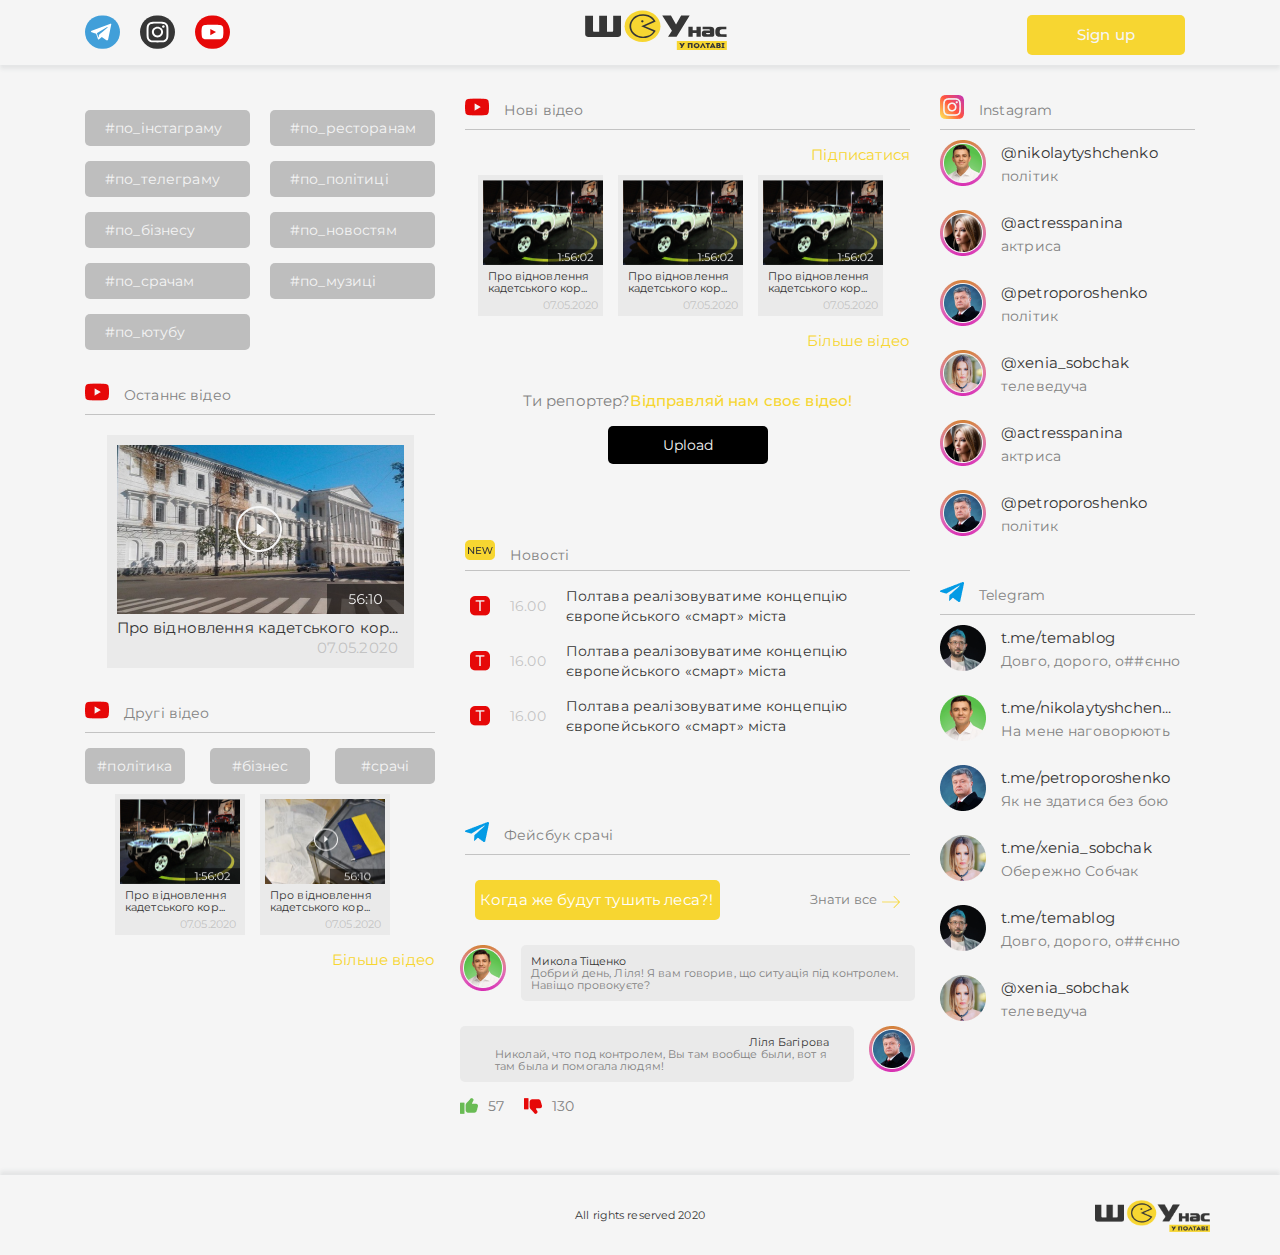
<file: index.html>
<!DOCTYPE html>
<html lang="en">
<head>
	<meta charset="UTF-8">
	<meta name="viewport" content="width=device-width, initial-scale=1.0">
	<meta http-equiv="X-UA-Compatible" content="ie=edge">
	<meta name="description" content="Starter">
	<meta name="author" content="Admin">
	<title>Starter</title>

	<link rel="icon" href="images/favicon.png">

	<link rel="stylesheet" href="css/libs/bootstrap.min.css">
	<link rel="stylesheet" href="css/styles.min.css">

	<!--[if lt IE 9]>
	<script src="http://html5shiv.googlecode.com/svn/trunk/html5.js"></script>
	<![endif]-->
</head>
<body>

	<section class="header">
		<div class="container">
			<div class="row justify-content-between m-0">
				<div class="header__icons order-2 order-md-1">
				  <!-- <div class="row"> -->
					<div class="header__icons--block">
					  <a class="header__icons--a" href="#">
						<svg class="icon">
						  	<use xlink:href="images/sprite.svg#Telegram"></use>
						</svg>
					  </a>
					  <a class="header__icons--a" href="#">
						<svg class="icon">
							<use xlink:href="images/sprite.svg#Instagram"></use>
						</svg>
					  </a>
					  <a class="header__icons--a" href="#">
						<svg class="icon">
							<use xlink:href="images/sprite.svg#YouTube"></use>
						</svg>
					  </a>
					</div>
				  <!-- </div> -->
				</div>       
				<div class="header__logo order-1 order-md-2">
				  <!-- <div class="row"> -->
					<div class="header__logo--block col-6 col-md-2 offset-3 offset-md-1">
					  <a class="header__logo--a" href="index.html">
						<!-- <img class="header__logo--img" src="images/logo.png" alt="Logo"> -->
						<svg class="header__logo--img">
							<use xlink:href="images/sprite.svg#main-logo"></use>
						</svg>
					  </a>
					</div>
				  <!-- </div> -->
				</div>
				<div class="header__sign order-3">
				  <div class="header__sign--button btn-reg">
					<a href="#" class="sign-btn">Sign up</a>
				  </div>
				</div>
			</div>
		</div>
	</section>

	<section class="main">

		<div class="container">

			<div class="row">
				<div class="left-block col-12  col-lg-4">
					<div class="left-block__pages">
						<div class="left-block__page">
							<a href="#" class="left-block__page--a">#по_інстаграму</a>
						</div>
						<div class="left-block__page">
							<a href="#" class="left-block__page--a">#по_ресторанам</a>
						</div>
						<div class="left-block__page">
							<a href="#" class="left-block__page--a">#по_телеграму</a>
						</div>
						<div class="left-block__page">
							<a href="#" class="left-block__page--a">#по_політиці</a>
						</div>
						<div class="left-block__page">
							<a href="#" class="left-block__page--a">#по_бізнесу</a>
						</div>
						<div class="left-block__page">
							<a href="#" class="left-block__page--a">#по_новостям</a>
						</div>
						<div class="left-block__page">
							<a href="#" class="left-block__page--a">#по_срачам</a>
						</div>
						<div class="left-block__page">
							<a href="#" class="left-block__page--a">#по_музиці</a>
						</div>
						<div class="left-block__page">
							<a href="#" class="left-block__page--a">#по_ютубу</a>
						</div>
					</div>

					<div class="left-block__last-video">
						<div class="main-heading">
							<img class="main-heading__img" src="images/youtube-logotype.png" alt="Logo">
							<p class="main-heading__p">Останнє відео</p>
						</div>
						<div class="row">

						<div class="left-block__last-video--container col-12 btn-video-popup">
							<a class="left-block__last-video--container--a" href="#">
								<div class="left-block__last-video--container--block">
									<img src="images/last-video.png" alt="Video">
									<div class="left-block__last-video--info">
										<p class="left-block__last-video--info--p">Про відновлення кадетського кор...</p>
										<p class="left-block__last-video--info--date">07.05.2020</p>
									</div>
								</div>
							</a>
						</div>
						</div>
					</div>

					<div class="left-block__an-video">
						<div class="main-heading">
							<img class="main-heading__img" src="images/youtube-logotype.png" alt="Logo">
							<p class="main-heading__p">Другі  відео</p>
						</div>

						<div class="left-block__an-video--btns">
							<div class="left-block__an-video--btn">
								<a href="#" class="left-block__an-video--a">#політика</a>
							</div>
							<div class="left-block__an-video--btn">
								<a href="#" class="left-block__an-video--a">#бізнес</a>
							</div>
							<div class="left-block__an-video--btn">
								<a href="#" class="left-block__an-video--a">#срачі</a>
							</div>
						</div>

						<div class="left-block__an-video--container col-12 btn-video-popup">
							<a class="left-block__an-video--container--a" href="#">
								<div class="left-block__an-video--container--blocks">
									<div class="left-block__an-video--container--block">
										<img class="left-block__an-video--container--img" src="images/an-video1.png" alt="Video">
										<div class="left-block__an-video--info">
											<p class="left-block__an-video--info--p">Про відновлення кадетського кор...</p>
											<p class="left-block__an-video--info--date">07.05.2020</p>
										</div>
									</div>
									<div class="left-block__an-video--container--block">
										<img class="left-block__an-video--container--img" src="images/an-video2.png" alt="Video">
										<div class="left-block__an-video--info">
											<p class="left-block__an-video--info--p">Про відновлення кадетського кор...</p>
											<p class="left-block__an-video--info--date">07.05.2020</p>
										</div>
									</div>
								</div>
							</a>
						</div>



						<div class="central-block__btn">
							<a class="central-block__btn--a" href="video.html">Більше відео</a>
						</div>

					</div>
				</div>

				<div class="central-block col-12  col-lg-5">
					<div class="central-block__new-video">
						<div class="main-heading">
							<img class="main-heading__img" src="images/youtube-logotype.png" alt="Logo">
							<p class="main-heading__p">Нові відео</p>
						</div>

						<div class="central-block__btn">
							<a class="central-block__btn--a" href="">Підписатися</a>
						</div>

						<div class="left-block__an-video--container col-12 btn-video-popup">
							<a class="left-block__an-video--container--a" href="#">
								<div class="left-block__an-video--container--blocks">
									<div class="left-block__an-video--container--block">
										<img class="left-block__an-video--container--img" src="images/an-video1.png" alt="Video">
										<div class="left-block__an-video--info">
											<p class="left-block__an-video--info--p">Про відновлення кадетського кор...</p>
											<p class="left-block__an-video--info--date">07.05.2020</p>
										</div>
									</div>
									<div class="left-block__an-video--container--block">
										<img class="left-block__an-video--container--img" src="images/an-video1.png" alt="Video">
										<div class="left-block__an-video--info">
											<p class="left-block__an-video--info--p">Про відновлення кадетського кор...</p>
											<p class="left-block__an-video--info--date">07.05.2020</p>
										</div>
									</div>
									<div class="left-block__an-video--container--block">
										<img class="left-block__an-video--container--img" src="images/an-video1.png" alt="Video">
										<div class="left-block__an-video--info">
											<p class="left-block__an-video--info--p">Про відновлення кадетського кор...</p>
											<p class="left-block__an-video--info--date">07.05.2020</p>
										</div>
									</div>
								</div>
							</a>
						</div>

						<div class="central-block__btn">
							<a class="central-block__btn--a" href="video.html">Більше відео</a>
						</div>

						<div class="central-block__button--reporter ">
							<p class="upload--p">Ти репортер?<a class="upload--a" href="#">Відправляй нам своє відео!</a></p>
						</div>

						<div class="central-block__button--upload">
							<a class="central-block__button--upload--a" href="#">Upload</a>
							<!-- <input type="file" name="file" id="file" class="inputfile" />
							<label for="file">Upload</label>	 -->

						</div>

					</div>

					<div class="central-block__news">
						<div class="main-heading">
							<img class="main-heading__img" src="images/news-logotype.png" alt="Logo">
							<p class="main-heading__p">Новості</p>
						</div>

						<div class="central-block__news--blocks">
							<a class="central-block__news--a" href="#">
								<div class="central-block__news--block">
									<img class="central-block__news--block--img" src="images/news-png.png" alt="Logo">
									<p class="central-block__news--block--time">16.00</p>
									<p class="central-block__news--block--content">Полтава реалізовуватиме концепцію європейського «смарт» міста</p>
								</div>
							</a>

							<a class="central-block__news--a" href="#">
								<div class="central-block__news--block">
									<img class="central-block__news--block--img" src="images/news-png.png" alt="Logo">
									<p class="central-block__news--block--time">16.00</p>
									<p class="central-block__news--block--content">Полтава реалізовуватиме концепцію європейського «смарт» міста</p>
								</div>
							</a>

							<a class="central-block__news--a" href="#">
								<div class="central-block__news--block">
									<img class="central-block__news--block--img" src="images/news-png.png" alt="Logo">
									<p class="central-block__news--block--time">16.00</p>
									<p class="central-block__news--block--content">Полтава реалізовуватиме концепцію європейського «смарт» міста</p>
								</div>
							</a>
						</div>

					</div>

					<div class="central-block__scandals">
						<div class="main-heading">
							<img class="main-heading__img" src="images/telegram-logotype.png" alt="Logo">
							<p class="main-heading__p">Фейсбук срачі</p>
						</div>

						<div class="central-block__scandals--block">
							<div class="row">
									<div class="when-block col-12">
										<div class="central-block__scandals--when">
											<a class="central-block__scandals--block--a" href="skandal.html">
												<p class="central-block__scandals--p">Когда же будут тушить леса?!</p>
											</a>
										</div>

										<div class="central-block__block__scandals--know">
											<a class="central-block__block--scandals--know--a" href="skandal.html">
												<div class="central-block__btn--scandal">
													<!-- <a class="central-block__scandals--block--a" href=""> -->
														<div class="central-block__btn--p">
																<p class="central-block__scandals--know--p">Знати все </p>
														</div>
														<div class="central-block__btn--img">
															<img class="central-block__block__scandals--know--img" src="images/arrow-point.png" alt="">
														</div>
													<!-- </a> -->
												</div>
											</a>
										</div>

									</div>

								<a class="central-block__scandals--block--a" href="skandal.html">

									<div class="central-block__scandals--who">
										<img class="central-block__scandals--img1" src="images/second-insta.png" alt="Logo">
										<div class="central-block__scandals--cont">
											<p class="central-block__scandals--name1">Микола Тіщенко</p>
											<p class="central-block__scandals--sub1">Добрий день, Ліля!  Я вам говорив, що ситуація під контролем. Навіщо провокуєте?</p>
										</div>
									</div>
									<div class="central-block__scandals--who">
										<div class="central-block__scandals--cont">
											<p class="central-block__scandals--name2">Ліля Багірова</p>
											<p class="central-block__scandals--sub2">Николай, что под контролем, Вы там вообще были, вот я там была и помогала людям!</p>
										</div>
										<img class="central-block__scandals--img2" src="images/4-insta.png" alt="Logo">
									</div>
								</a>


								<div class="central-block__scandals--likes">
									<div class="central-block__scandals--like">
										<a class="central-block__scandals--like--a" href="#">
											<img src="images/like.png" alt="Like">
											<p class="central-block__scandals--like--a--p">57</p>
										</a>
									</div>

									<div class="central-block__scandals--like">
										<a class="central-block__scandals--like--a" href="#">
											<img src="images/dont-like.png" alt="Like">
											<p class="central-block__scandals--like--a--p">130</p>
										</a>
									</div>
								</div>
							</div>
						</div>
					</div>
				</div>

				<div class="right-block col-12 col-lg-3">
					<div class="right-block__networks instagram">
						<div class="main-heading">
							<img class="main-heading__img" src="images/insta-logotype.png" alt="Logo">
							<p class="main-heading__p">Instagram</p>
						</div>

						<div class="d-flex d-lg-block justify-content-between">
							<div class="right-block__network d-block d-lg-flex text-center text-lg-left">
							  <a class="right-block__network--a" href="#">
								<img src="images/second-insta.png" alt="Logo">
							  </a>
							  <a class="right-block__network--a" href="#">
								<div class="right-block__network--p">
								  <p class="akk-name d-none d-lg-block">@nikolaytyshchenko</p>
								  <p class="akk-name d-block d-lg-none">@nikola...</p>
								  <p class="akk-sub d-none d-lg-block">політик</p>
								</div>
							  </a>
							</div>
							<div class="right-block__network d-block d-lg-flex text-center text-lg-left">
							  <a class="right-block__network--a" href="#">
								<img src="images/third-insta.png" alt="Logo">
							  </a>
							  <a class="right-block__network--a" href="#">
								<div class="right-block__network--p">
								  <p class="akk-name d-none d-lg-block">@actresspanina</p>
								  <p class="akk-name d-block d-lg-none">@actre...</p>
								  <p class="akk-sub d-none d-lg-block">актриса</p>
								</div>
							  </a>
							</div>
							<div class="right-block__network d-block d-lg-flex text-center text-lg-left">
							  <a class="right-block__network--a" href="#">
								<img src="images/4-insta.png" alt="Logo">
							  </a>
							  <a class="right-block__network--a" href="#">
							  <div class="right-block__network--p">
								<p class="akk-name d-none d-lg-block">@petroporoshenko</p>
								<p class="akk-name d-block d-lg-none">@petro...</p>
								<p class="akk-sub d-none d-lg-block">політик</p>
							  </div>
							</a>
							</div>
							<div class="right-block__network d-block d-lg-flex text-center text-lg-left">
							  <a href="#">
								<img src="images/5-insta.png" alt="Logo">
							  </a>
							  <a class="right-block__network--a" href="#">
							  <div class="right-block__network--p">
								<p class="akk-name d-none d-lg-block">@xenia_sobchak</p>
								<p class="akk-name d-block d-lg-none">@xenia...</p>
								<p class="akk-sub d-none d-lg-block">телеведуча</p>
							  </div>
							</a>
							</div>
							<div class="right-block__network d-none d-lg-flex text-center text-lg-left">
							  <a class="right-block__network--a" href="#">
								<img src="images/third-insta.png" alt="Logo">
							  </a>
							  <a class="right-block__network--a" href="#">
								<div class="right-block__network--p">
								  <p class="akk-name d-none d-lg-block">@actresspanina</p>
								  <p class="akk-name d-block d-lg-none">@actre...</p>
								  <p class="akk-sub d-none d-lg-block">актриса</p>
								</div>
							  </a>
							</div>
							<div class="right-block__network d-none d-lg-flex text-center text-lg-left">
							  <a class="right-block__network--a" href="#">
								<img src="images/4-insta.png" alt="Logo">
							  </a>
							  <a class="right-block__network--a" href="#">
							  <div class="right-block__network--p">
								<p class="akk-name d-none d-lg-block">@petroporoshenko</p>
								<p class="akk-name d-block d-lg-none">@petrop...</p>
								<p class="akk-sub d-none d-lg-block">політик</p>
							  </div>
							</a>
							</div>
						  </div>
						
					</div>

					<div class="right-block__networks telega">
						<div class="main-heading">
							<img class="main-heading__img" src="images/telegram-logotype.png" alt="Logo">
							<p class="main-heading__p">Telegram</p>
						</div>

						<div class="right-block__network">
							<a href="#">
								<img src="images/1-telega.png" alt="Logo">
							</a>
							<a class="right-block__network--a" href="#">
								<div class="right-block__network--p">
									<p class="akk-name">t.me/temablog</p>
									<p class="akk-sub">Довго, дорого, о##єнно</p>
								</div>
							</a>
						</div>
						<div class="right-block__network">
							<a href="#">
								<img src="images/2-telega.png" alt="Logo">
							</a>
							<a class="right-block__network--a" href="#">
								<div class="right-block__network--p">
									<p class="akk-name">t.me/nikolaytyshchen...</p>
									<p class="akk-sub">На мене наговорюють</p>
								</div>
							</a>
						</div>
						<div class="right-block__network">
							<a href="#">
								<img src="images/3-telega.png" alt="Logo">
							</a>
							<a class="right-block__network--a" href="#">
								<div class="right-block__network--p">
									<p class="akk-name">t.me/petroporoshenko</p>
									<p class="akk-sub">Як не здатися без бою</p>
								</div>
							</a>

						</div>
						<div class="right-block__network">
							<a href="#">
								<img src="images/4-telega.png" alt="Logo">
							</a>

							<a class="right-block__network--a" href="#">
								<div class="right-block__network--p">
									<p class="akk-name">t.me/xenia_sobchak</p>
									<p class="akk-sub">Обережно Собчак</p>
								</div>
							</a>
						</div>
						<div class="right-block__network">
							<a href="#">
								<img src="images/1-telega.png" alt="Logo">
							</a>

							<a class="right-block__network--a" href="#">
								<div class="right-block__network--p">
									<p class="akk-name">t.me/temablog</p>
									<p class="akk-sub">Довго, дорого, о##єнно</p>
								</div>
							</a>
						</div>
						<div class="right-block__network">
							<a href="#">
								<img src="images/4-telega.png" alt="Logo">
							</a>

							<a class="right-block__network--a" href="#">
								<div class="right-block__network--p">
									<p class="akk-name">@xenia_sobchak</p>
									<p class="akk-sub">телеведуча</p>
								</div>
							</a>
						</div>
					</div>
				</div>


			</div>


		</div>

			<div id="popup-fade">
					<div class="popup" id="window-reg" name="window">
						<!-- Картинка крестика -->
						<div class="close-icon">
						<svg class="icon">
							<use xlink:href="images/sprite.svg#close"></use>
						</svg>
						</div>
						<div class="form">
							<a class="logo-header form-logo" href="#">
								<svg class="icon form-logo-img">
									<use xlink:href="images/sprite.svg#logo-svg"></use>
								</svg>
							</a>
							<p class="form-logo-p">Зареєструватися</p>
							<form action="index.html" name="f1">
								<!-- <input type="submit" value="Google" name="sab" class="input input__networks" /> -->
								<!-- <input type="submit" value="Facebook" name="sab" class="input input__networks" /> -->
								<input type="name" id="reg-user" placeholder="Ваш нікнейм" name="name" class="input input__fields reg-user" />
								<input type="tel" id="reg-tel1" placeholder="Ваш номер телефону" pattern="\+380-[0-9]{3}-[0-9]{3}-[0-9]{2}-[0-9]{2}" required name="tel"
								class="input input__fields input__fields-last reg-tel" />
								<input type="email" id="username" placeholder="Ваш e-mail" name="email" class="input input__fields input__fields-last login" />
								<input type="password" id="password1" placeholder="Ваш пароль" name="password" class="input input__fields input__fields-last login" />
							</form>
							<div class="form__body--checkbox">
								<div class="checkbox offset-1">
									<input class="custom-checkbox" type="checkbox" id="color-8" name="color-8" value="indigo">
									<label class="label label-check" for="color-8">Згоден з умовами обробки даних</label>
								</div>
							</div>
							<div class="button input__button btn-log">
								<p class="btn-log--p">Вже є аккаунт?<a class="btn-log--a" href="#">Увійти</a></p>
							</div>
							<div class="button input__button btn-form-reg">
								<a class="btn-form-reg__a" href="#">
									<div class="btn input__btn btn-form-reg__sign">Sign up</div>
								</a>
							</div>

						</div>
					</div>

					<div class="popup" id="video-popup" name="window">
						<div class="close-icon">
							<svg class="icon">
							  <use xlink:href="images/sprite.svg#close"></use>
							</svg>
						  </div>
					</div>

					<div class="popup" id="window-log" name="window">
						<!-- Картинка крестика -->
						<div class="close-icon">
						<svg class="icon">
							<use xlink:href="images/sprite.svg#close"></use>
						</svg>
						</div>
						<div class="form">
							<a class="logo-header form-logo" href="#">
								<svg class="icon form-logo-img">
									<use xlink:href="images/sprite.svg#logo-svg"></use>
								</svg>
							</a>
							<p class="form-logo-p">Увійти</p>
								<form action="index.html" name="f1">
									<input type="tel" id="reg-tel" placeholder="Ваш номер телефону" name="tel"
									class="input input__fields input__fields-last reg-tel" />
									<input type="password" id="password" placeholder="Ваш пароль" name="password" class="input input__fields input__fields-last login" />
								</form>
							<div class="form__body--checkbox">
								<div class="checkbox offset-1">
									<input class="custom-checkbox" type="checkbox" id="color-8" name="color-8" value="indigo">
									<label class="label label-check" for="color-8">Згоден з умовами обробки даних</label>
								</div>
							</div>

							<div class="button input__button btn-form-reg">
								<a class="btn-form-reg__a" href="#">
									<div class="btn input__btn btn-form-reg__sign">Log in</div>
								</a>
							</div>

						</div>
					</div>
			</div>


	</section>

	<section class="footer">
		<div class="container h-100 position-relative">
		  <div class="d-flex justify-content-center h-100">
			<p class="footer__logo--p">All rights reserved 2020</p>
			<div class="footer__logo--block position-absolute d-none d-md-block">
			  <a class="footer__logo--a" href="#">
				<img class="footer__logo--img" src="images/logo.png" alt="Logo">
			  </a>
			</div>
		  </div>
		</div>
	  </section>

	<!-- </div> -->


	<!-- Scripts -->
	<script src="js/libs/jquery-3.4.1.min.js"></script>
	<script src="js/libs/jquery.maskedinput.min.js"></script>
	<script src="js/main.js"></script>
</body>
</html>
</file>
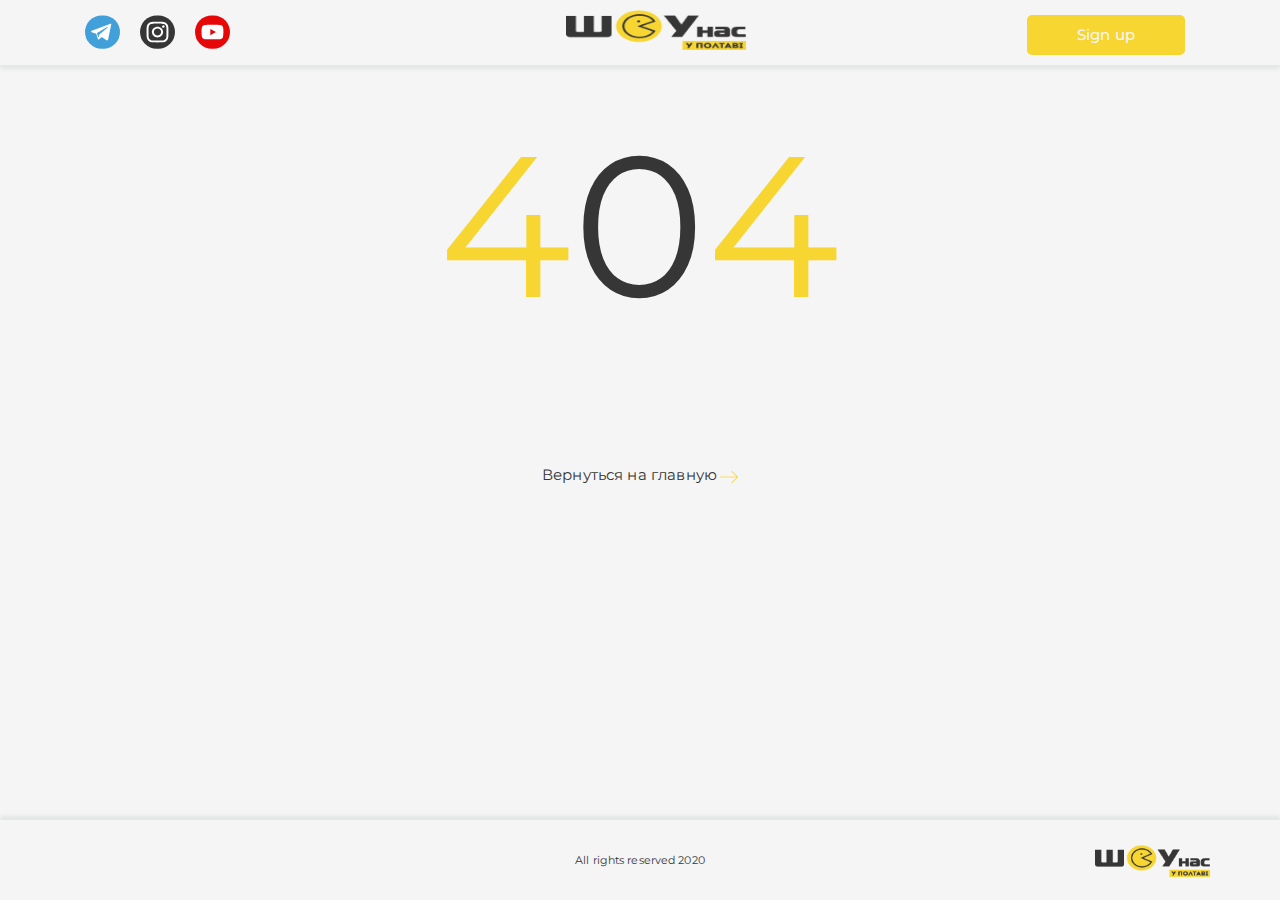
<file: notfount.html>
<!DOCTYPE html>
<html lang="en">
<head>
	<meta charset="UTF-8">
	<meta name="viewport" content="width=device-width, initial-scale=1.0">
	<meta http-equiv="X-UA-Compatible" content="ie=edge">
	<meta name="description" content="Starter">
	<meta name="author" content="Admin">
	<title>Starter</title>

	<link rel="icon" href="images/favicon.png">

	<link rel="stylesheet" href="css/libs/bootstrap.min.css">
	<link rel="stylesheet" href="css/styles.min.css">

	<!--[if lt IE 9]>
	<script src="http://html5shiv.googlecode.com/svn/trunk/html5.js"></script>
	<![endif]-->
</head>
<body>

	<section class="header">
		<div class="container">
			<div class="row justify-content-between m-0">
				<div class="header__icons order-2 order-md-1">
				  <!-- <div class="row"> -->
					<div class="header__icons--block">
					  <a class="header__icons--a" href="#">
						<svg class="icon">
						  <use xlink:href="images/sprite.svg#Telegram"></use>
						</svg>
					  </a>
					  <a class="header__icons--a" href="#">
						<svg class="icon">
						  <use xlink:href="images/sprite.svg#Instagram"></use>
						</svg>
					  </a>
					  <a class="header__icons--a" href="#">
						<svg class="icon">
						  <use xlink:href="images/sprite.svg#YouTube"></use>
						</svg>
					  </a>
					</div>
				  <!-- </div> -->
				</div>       
				<div class="header__logo order-1 order-md-2">
				  <!-- <div class="row"> -->
					<div class="header__logo--block col-6 col-md-2 offset-3 offset-md-1">
					  <a class="header__logo--a" href="index.html">
						<img class="header__logo--img" src="images/logo.png" alt="Logo">
					  </a>
					</div>
				  <!-- </div> -->
				</div>
				<div class="header__sign order-3">
				  <div class="header__sign--button btn-reg">
					<a href="#" class="sign-btn">Sign up</a>
				  </div>
				</div>
			</div>
		</div>
	</section>

	<section class="main">

		<div class="container">

			<div class="row">
				<div class="central-block col-12">
                    <div class="notfound">
                        <div class="notfound__number">
                            <p class="notfound__number--p">4 </p> <p class="notfound__number--span">0</p><p class="notfound__number--p"> 4</p>
                        </div>
                        <div class="notfound__btn">
                            <a class="notfound__btn--a" href="skandal.html">
                                <div class="notfound__btn--block">
                                        <div class="notfound__btn--block--text">
                                                <p class="notfound__btn--block--p">Вернуться на главную</p>
                                        </div>
                                        <div class="notfound__btn--block--arrow">
                                            <img class="notfound__btn--block--img" src="images/arrow-point.png" alt="">
                                        </div>
                                </div>
                            </a>
                        </div>

                    </div>

				</div>
			</div>
		</div>

		<div id="popup-fade">
				<div class="popup" id="window-reg" name="window">
					<!-- Картинка крестика -->
					<div class="close-icon">
					<svg class="icon">
						<use xlink:href="images/sprite.svg#close"></use>
					</svg>
					</div>
					<div class="form">
						<a class="logo-header form-logo" href="#">
							<svg class="icon form-logo-img">
								<use xlink:href="images/sprite.svg#logo-svg"></use>
							</svg>
						</a>
						<p class="form-logo-p">Зареєструватися</p>
						<form action="index.html" name="f1">
							<!-- <input type="submit" value="Google" name="sab" class="input input__networks" /> -->
							<!-- <input type="submit" value="Facebook" name="sab" class="input input__networks" /> -->
							<input type="name" id="reg-user" placeholder="Ваш нікнейм" name="name" class="input input__fields reg-user" />
							<input type="tel" id="reg-tel1" placeholder="Ваш номер телефону" pattern="\+380-[0-9]{3}-[0-9]{3}-[0-9]{2}-[0-9]{2}" required name="tel"
							class="input input__fields input__fields-last reg-tel" />
							<input type="email" id="username" placeholder="Ваш e-mail" name="email" class="input input__fields input__fields-last login" />
							<input type="password" id="password1" placeholder="Ваш пароль" name="password" class="input input__fields input__fields-last login" />
						</form>
						<div class="form__body--checkbox">
							<div class="checkbox offset-1">
								<input class="custom-checkbox" type="checkbox" id="color-8" name="color-8" value="indigo">
								<label class="label label-check" for="color-8">Згоден з умовами обробки даних</label>
							</div>
						</div>
						<div class="button input__button btn-log">
							<p class="btn-log--p">Вже є аккаунт?<a class="btn-log--a" href="#">Увійти</a></p>
						</div>
						<div class="button input__button btn-form-reg">
							<a class="btn-form-reg__a" href="#">
								<div class="btn input__btn btn-form-reg__sign">Sign up</div>
							</a>
						</div>

					</div>
				</div>

				<div class="popup" id="video-popup" name="window">
					<div class="close-icon">
						<svg class="icon">
						  <use xlink:href="images/sprite.svg#close"></use>
						</svg>
					  </div>
				</div>

				<div class="popup" id="window-log" name="window">
					<!-- Картинка крестика -->
					<div class="close-icon">
					<svg class="icon">
						<use xlink:href="images/sprite.svg#close"></use>
					</svg>
					</div>
					<div class="form">
						<a class="logo-header form-logo" href="#">
							<svg class="icon form-logo-img">
								<use xlink:href="images/sprite.svg#logo-svg"></use>
							</svg>
						</a>
						<p class="form-logo-p">Увійти</p>
						<form action="index.html" name="f1">
							<input type="tel" id="reg-tel" placeholder="Ваш номер телефону" name="tel"
							class="input input__fields input__fields-last reg-tel" />
							<input type="password" id="password" placeholder="Ваш пароль" name="password" class="input input__fields input__fields-last login" />
						</form>
						<div class="form__body--checkbox">
							<div class="checkbox offset-1">
								<input class="custom-checkbox" type="checkbox" id="color-8" name="color-8" value="indigo">
								<label class="label label-check" for="color-8">Згоден з умовами обробки даних</label>
							</div>
						</div>

						<div class="button input__button btn-form-reg">
							<a class="btn-form-reg__a" href="#">
								<div class="btn input__btn btn-form-reg__sign">Log in</div>
							</a>
						</div>

					</div>
				</div>
		</div>

	</section>

	<section class="footer4">
		<div class="container h-100 position-relative">
		  <div class="d-flex justify-content-center h-100">
			<p class="footer__logo--p">All rights reserved 2020</p>
			<div class="footer__logo--block position-absolute d-none d-md-block">
			  <a class="footer__logo--a" href="#">
				<img class="footer__logo--img" src="images/logo.png" alt="Logo">
			  </a>
			</div>
		  </div>
		</div>
	</section>


	<!-- Scripts -->
	<script src="js/libs/jquery-3.4.1.min.js"></script>
	<script src="js/libs/jquery.maskedinput.min.js"></script>
	<script src="js/main.js"></script>
</body>
</html>
</file>
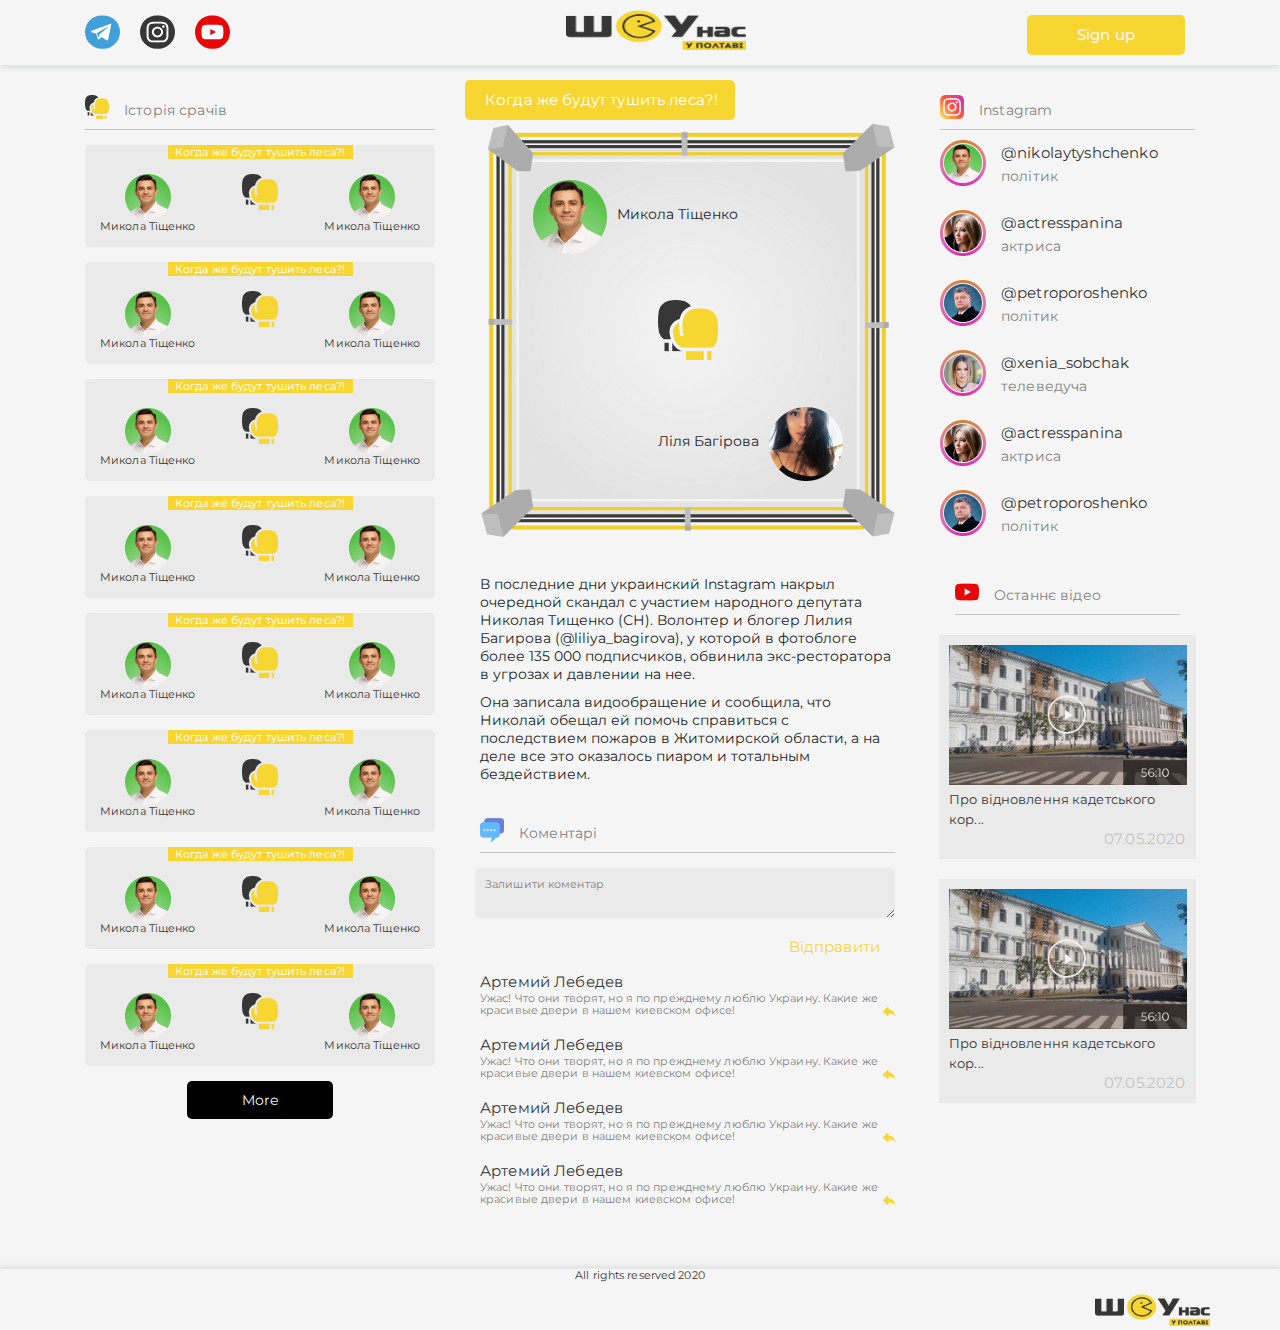
<file: skandal.html>
<!DOCTYPE html>
<html lang="en">
<head>
	<meta charset="UTF-8">
	<meta name="viewport" content="width=device-width, initial-scale=1.0">
	<meta http-equiv="X-UA-Compatible" content="ie=edge">
	<meta name="description" content="Starter">
	<meta name="author" content="Admin">
	<title>Starter</title>

	<link rel="icon" href="images/favicon.png">

	<link rel="stylesheet" href="css/libs/bootstrap.min.css">
	<link rel="stylesheet" href="css/styles.min.css">

	<!--[if lt IE 9]>
	<script src="http://html5shiv.googlecode.com/svn/trunk/html5.js"></script>
	<![endif]-->
</head>
<body>

	<section class="header">
		<div class="container">
			<div class="row justify-content-between m-0">
				<div class="header__icons order-2 order-md-1">
				  <!-- <div class="row"> -->
					<div class="header__icons--block">
					  <a class="header__icons--a" href="#">
						<svg class="icon">
						  <use xlink:href="images/sprite.svg#Telegram"></use>
						</svg>
					  </a>
					  <a class="header__icons--a" href="#">
						<svg class="icon">
						  <use xlink:href="images/sprite.svg#Instagram"></use>
						</svg>
					  </a>
					  <a class="header__icons--a" href="#">
						<svg class="icon">
						  <use xlink:href="images/sprite.svg#YouTube"></use>
						</svg>
					  </a>
					</div>
				  <!-- </div> -->
				</div>       
				<div class="header__logo order-1 order-md-2">
				  <!-- <div class="row"> -->
					<div class="header__logo--block col-6 col-md-2 offset-3 offset-md-1">
					  <a class="header__logo--a" href="index.html">
						<img class="header__logo--img" src="images/logo.png" alt="Logo">
					  </a>
					</div>
				  <!-- </div> -->
				</div>
				<div class="header__sign order-3">
				  <div class="header__sign--button btn-reg">
					<a href="#" class="sign-btn">Sign up</a>
				  </div>
				</div>
			</div>
		</div>
	</section>

	<section class="main">

		<div class="container">

			<div class="row">
				<div class="left-block col-12 col-lg-4">
					<div class="skandal order-2 order-md-1">

						<div class="main-heading">
							<img class="main-heading__img" src="images/gloves-png.png" alt="Logo">
							<p class="main-heading__p">Історія срачів</p>
						</div>
						<div class="skandal__fact">
							<a class="skandal--a" href="#">
								<div class="skandal__theme">
									<p class="skandal__theme--p">Когда же будут тушить леса?!</p>
								</div>
								<div class="skandal__block">
									<div class="skandal__name">
											<div class="skandal__info">
												<img class="skandal__name--foto" src="images/2-telega.png" alt="Logo">
												<p class="skandal__name--p">Микола Тіщенко</p>
											</div>
									</div>

									<div class="">
										<img src="images/gloves-big.png" alt="Logo">
									</div>

									<div class="skandal__name">
											<div class="skandal__info">
												<img class="skandal__name--foto" src="images/2-telega.png" alt="Logo">
												<p class="skandal__name--p">Микола Тіщенко</p>
											</div>
									</div>
								</div>
							</a>
						</div>

						<div class="skandal__fact">
							<a class="skandal--a" href="#">
								<div class="skandal__theme">
									<p class="skandal__theme--p">Когда же будут тушить леса?!</p>
								</div>
								<div class="skandal__block">
									<div class="skandal__name">
											<div class="skandal__info">
												<img class="skandal__name--foto" src="images/2-telega.png" alt="Logo">
												<p class="skandal__name--p">Микола Тіщенко</p>
											</div>
									</div>

									<div class="">
										<img src="images/gloves-big.png" alt="Logo">
									</div>

									<div class="skandal__name">
											<div class="skandal__info">
												<img class="skandal__name--foto" src="images/2-telega.png" alt="Logo">
												<p class="skandal__name--p">Микола Тіщенко</p>
											</div>
									</div>
								</div>
							</a>
						</div>

						<div class="skandal__fact">
							<a class="skandal--a" href="#">
								<div class="skandal__theme">
									<p class="skandal__theme--p">Когда же будут тушить леса?!</p>
								</div>
								<div class="skandal__block">
									<div class="skandal__name">
											<div class="skandal__info">
												<img class="skandal__name--foto" src="images/2-telega.png" alt="Logo">
												<p class="skandal__name--p">Микола Тіщенко</p>
											</div>
									</div>

									<div class="">
										<img src="images/gloves-big.png" alt="Logo">
									</div>

									<div class="skandal__name">
											<div class="skandal__info">
												<img class="skandal__name--foto" src="images/2-telega.png" alt="Logo">
												<p class="skandal__name--p">Микола Тіщенко</p>
											</div>
									</div>
								</div>
							</a>
						</div>

						<div class="skandal__fact">
							<a class="skandal--a" href="#">
								<div class="skandal__theme">
									<p class="skandal__theme--p">Когда же будут тушить леса?!</p>
								</div>
								<div class="skandal__block">
									<div class="skandal__name">
											<div class="skandal__info">
												<img class="skandal__name--foto" src="images/2-telega.png" alt="Logo">
												<p class="skandal__name--p">Микола Тіщенко</p>
											</div>
									</div>

									<div class="">
										<img src="images/gloves-big.png" alt="Logo">
									</div>

									<div class="skandal__name">
											<div class="skandal__info">
												<img class="skandal__name--foto" src="images/2-telega.png" alt="Logo">
												<p class="skandal__name--p">Микола Тіщенко</p>
											</div>
									</div>
								</div>
							</a>
						</div>

						<div class="skandal__fact">
							<a class="skandal--a" href="#">
								<div class="skandal__theme">
									<p class="skandal__theme--p">Когда же будут тушить леса?!</p>
								</div>
								<div class="skandal__block">
									<div class="skandal__name">
											<div class="skandal__info">
												<img class="skandal__name--foto" src="images/2-telega.png" alt="Logo">
												<p class="skandal__name--p">Микола Тіщенко</p>
											</div>
									</div>

									<div class="">
										<img src="images/gloves-big.png" alt="Logo">
									</div>

									<div class="skandal__name">
											<div class="skandal__info">
												<img class="skandal__name--foto" src="images/2-telega.png" alt="Logo">
												<p class="skandal__name--p">Микола Тіщенко</p>
											</div>
									</div>
								</div>
							</a>
						</div>

						<div class="skandal__fact">
							<a class="skandal--a" href="#">
								<div class="skandal__theme">
									<p class="skandal__theme--p">Когда же будут тушить леса?!</p>
								</div>
								<div class="skandal__block">
									<div class="skandal__name">
											<div class="skandal__info">
												<img class="skandal__name--foto" src="images/2-telega.png" alt="Logo">
												<p class="skandal__name--p">Микола Тіщенко</p>
											</div>
									</div>

									<div class="">
										<img src="images/gloves-big.png" alt="Logo">
									</div>

									<div class="skandal__name">
											<div class="skandal__info">
												<img class="skandal__name--foto" src="images/2-telega.png" alt="Logo">
												<p class="skandal__name--p">Микола Тіщенко</p>
											</div>
									</div>
								</div>
							</a>
						</div>

						<div class="skandal__fact">
							<a class="skandal--a" href="#">
								<div class="skandal__theme">
									<p class="skandal__theme--p">Когда же будут тушить леса?!</p>
								</div>
								<div class="skandal__block">
									<div class="skandal__name">
											<div class="skandal__info">
												<img class="skandal__name--foto" src="images/2-telega.png" alt="Logo">
												<p class="skandal__name--p">Микола Тіщенко</p>
											</div>
									</div>

									<div class="">
										<img src="images/gloves-big.png" alt="Logo">
									</div>

									<div class="skandal__name">
											<div class="skandal__info">
												<img class="skandal__name--foto" src="images/2-telega.png" alt="Logo">
												<p class="skandal__name--p">Микола Тіщенко</p>
											</div>
									</div>
								</div>
							</a>
						</div>

						<div class="skandal__fact">
							<a class="skandal--a" href="#">
								<div class="skandal__theme">
									<p class="skandal__theme--p">Когда же будут тушить леса?!</p>
								</div>
								<div class="skandal__block">
									<div class="skandal__name">
											<div class="skandal__info">
												<img class="skandal__name--foto" src="images/2-telega.png" alt="Logo">
												<p class="skandal__name--p">Микола Тіщенко</p>
											</div>
									</div>

									<div class="">
										<img src="images/gloves-big.png" alt="Logo">
									</div>

									<div class="skandal__name">
											<div class="skandal__info">
												<img class="skandal__name--foto" src="images/2-telega.png" alt="Logo">
												<p class="skandal__name--p">Микола Тіщенко</p>
											</div>
									</div>
								</div>
							</a>
						</div>

						<div class="central-block__button--upload">
							<a class="central-block__button--upload--a" href="#">More</a>
						</div>
					</div>
				</div>

				<div class="central-block col-12 col-lg-5">
					<div class="central-block__box order-1 order-md-2">
						<!-- <div class="row"> -->
							<a class="central-block__box--a" href="#">
								<div class="central-block__scandals--when box--when col-12">
									<p class="central-block__scandals--p">Когда же будут тушить леса?!</p>
								</div>
							</a>

							<div class="text-center">
								<div class="position-relative d-inline-block">
								  <div class="central-block__box--blocks1">
									  <div class="central-block__box--block">
										<img class="central-block__box--block--img" src="images/ring-face1.png" alt="Logo">
									  </div>
									  <div class="central-block__box--block">
										<p class="central-block__box--block--p1">Микола Тіщенко</p>
									  </div>
									</div>
									<img class="img-fluid" src="images/ring.png" alt="Ring">
									<div class="central-block__box--blocks2">
									  <div class="central-block__box--block">
										<p class="central-block__box--block--p2">Ліля Багірова</p>
									  </div>
									  <div class="central-block__box--block">
										<img class="central-block__box--block--img" src="images/ring-face2.png" alt="Logo">
									  </div>
									</div>
								</div>
							</div>

							<div class="central-block__box--content">
								<p class="central-block__box--p">В последние дни украинский Instagram накрыл очередной скандал с участием народного депутата Николая Тищенко (СН). Волонтер и блогер Лилия Багирова (@liliya_bagirova), у которой в фотоблоге более 135 000 подписчиков, обвинила экс-ресторатора в угрозах и давлении на нее.</p>
								<p class="central-block__box--p">Она записала видообращение и сообщила, что Николай обещал ей помочь справиться с последствием пожаров в Житомирской области, а на деле все это оказалось пиаром 
									и тотальным бездействием. </p>
							</div>
						<!-- </div> -->

					</div>

					<div class="central-block__comment order-3 col-12 order-lg-3">
						<div class="main-heading">
							<img class="main-heading__img" src="images/comment-png.png" alt="Logo">
							<p class="main-heading__p">Коментарі</p>
						</div>

						<div class="central-block__comment--message offset-1">
							<form action="#" class="form central-block__comment--form">
								<textarea name="message" cols="30" rows="10" placeholder="Залишити коментар" class="field-text central-block__comment--m"></textarea>
								<!-- <input type="text" placeholder="Залишити коментар" class="field-text central-block__comment--m"> -->
							</form>
						</div>

						<div class="central-block__btn ">
							<input type="submit" value="Відправити" class="central-block__btn--a comment-btn">
						</div>

						<div class="central-block__comment--theme">
							<a class="central-block__comment--a" href="#">
								<div class="central-block__comment--p">
									<p class="central-block__comment--name">Артемий Лебедев</p>
									<p class="central-block__comment--cont">Ужас! Что они творят, но я по прежднему люблю Украину. Какие же красивые двери в нашем киевском офисе!</p>
								</div>
							</a>
							<a class="central-block__comment--arrow" href="#">
								<img src="images/arrow-png.png" alt="Logo">
							</a>
						
						</div>

						<div class="central-block__comment--theme">
							<a class="central-block__comment--a" href="#">
								<div class="central-block__comment--p">
									<p class="central-block__comment--name">Артемий Лебедев</p>
									<p class="central-block__comment--cont">Ужас! Что они творят, но я по прежднему люблю Украину. Какие же красивые двери в нашем киевском офисе!</p>
								</div>
							</a>
							<a class="central-block__comment--arrow" href="#">
								<img src="images/arrow-png.png" alt="Logo">
							</a>
						
						</div>

						<div class="central-block__comment--theme">
							<a class="central-block__comment--a" href="#">
								<div class="central-block__comment--p">
									<p class="central-block__comment--name">Артемий Лебедев</p>
									<p class="central-block__comment--cont">Ужас! Что они творят, но я по прежднему люблю Украину. Какие же красивые двери в нашем киевском офисе!</p>
								</div>
							</a>
							<a class="central-block__comment--arrow" href="#">
								<img src="images/arrow-png.png" alt="Logo">
							</a>
						
						</div>

						<div class="central-block__comment--theme">
							<a class="central-block__comment--a" href="#">
								<div class="central-block__comment--p">
									<p class="central-block__comment--name">Артемий Лебедев</p>
									<p class="central-block__comment--cont">Ужас! Что они творят, но я по прежднему люблю Украину. Какие же красивые двери в нашем киевском офисе!</p>
								</div>
							</a>
							<a class="central-block__comment--arrow" href="#">
								<img src="images/arrow-png.png" alt="Logo">
							</a>
						
						</div>
					</div>
				</div>

				<div class="right-block col-12 col-lg-3">
					<div class="right-block__networks instagram order-4 order-md-4">
						<div class="main-heading">
							<img class="main-heading__img" src="images/insta-logotype.png" alt="Logo">
							<p class="main-heading__p">Instagram</p>
						</div>

						
						<div class="d-flex d-lg-block justify-content-between">
							<div class="right-block__network d-block d-lg-flex text-center text-lg-left">
							  <a class="right-block__network--a" href="#">
								<img src="images/second-insta.png" alt="Logo">
							  </a>
							  <a class="right-block__network--a" href="#">
								<div class="right-block__network--p">
								  <p class="akk-name d-none d-lg-block">@nikolaytyshchenko</p>
								  <p class="akk-name d-block d-lg-none">@nikola...</p>
								  <p class="akk-sub d-none d-lg-block">політик</p>
								</div>
							  </a>
							</div>
							<div class="right-block__network d-block d-lg-flex text-center text-lg-left">
							  <a class="right-block__network--a" href="#">
								<img src="images/third-insta.png" alt="Logo">
							  </a>
							  <a class="right-block__network--a" href="#">
								<div class="right-block__network--p">
								  <p class="akk-name d-none d-lg-block">@actresspanina</p>
								  <p class="akk-name d-block d-lg-none">@actre...</p>
								  <p class="akk-sub d-none d-lg-block">актриса</p>
								</div>
							  </a>
							</div>
							<div class="right-block__network d-block d-lg-flex text-center text-lg-left">
							  <a class="right-block__network--a" href="#">
								<img src="images/4-insta.png" alt="Logo">
							  </a>
							  <a class="right-block__network--a" href="#">
							  <div class="right-block__network--p">
								<p class="akk-name d-none d-lg-block">@petroporoshenko</p>
								<p class="akk-name d-block d-lg-none">@petro...</p>
								<p class="akk-sub d-none d-lg-block">політик</p>
							  </div>
							</a>
							</div>
							<div class="right-block__network d-block d-lg-flex text-center text-lg-left">
							  <a href="#">
								<img src="images/5-insta.png" alt="Logo">
							  </a>
							  <a class="right-block__network--a" href="#">
							  <div class="right-block__network--p">
								<p class="akk-name d-none d-lg-block">@xenia_sobchak</p>
								<p class="akk-name d-block d-lg-none">@xenia...</p>
								<p class="akk-sub d-none d-lg-block">телеведуча</p>
							  </div>
							</a>
							</div>
							<div class="right-block__network d-none d-lg-flex text-center text-lg-left">
							  <a class="right-block__network--a" href="#">
								<img src="images/third-insta.png" alt="Logo">
							  </a>
							  <a class="right-block__network--a" href="#">
								<div class="right-block__network--p">
								  <p class="akk-name d-none d-lg-block">@actresspanina</p>
								  <p class="akk-name d-block d-lg-none">@actre...</p>
								  <p class="akk-sub d-none d-lg-block">актриса</p>
								</div>
							  </a>
							</div>
							<div class="right-block__network d-none d-lg-flex text-center text-lg-left">
							  <a class="right-block__network--a" href="#">
								<img src="images/4-insta.png" alt="Logo">
							  </a>
							  <a class="right-block__network--a" href="#">
							  <div class="right-block__network--p">
								<p class="akk-name d-none d-lg-block">@petroporoshenko</p>
								<p class="akk-name d-block d-lg-none">@petrop...</p>
								<p class="akk-sub d-none d-lg-block">політик</p>
							  </div>
							</a>
							</div>
						</div>						

					</div>

					<div class="right-block__last-video col-12 order-5 order-md-5">
						<div class="main-heading">
							<img class="main-heading__img" src="images/youtube-logotype.png" alt="Logo">
							<p class="main-heading__p">Останнє відео</p>
						</div>
						<div class="row">

						<div class="right-block__last-video--container col-12 btn-video-popup">
							<a class="right-block__last-video--container--a" href="#">
								<div class="right-block__last-video--container--block">
									<img class="right-block__last-video--img" src="images/last-video.png" alt="Video">
									<div class="right-block__last-video--info">
										<p class="right-block__last-video--info--p">Про відновлення кадетського кор...</p>
										<p class="right-block__last-video--info--date">07.05.2020</p>
									</div>
								</div>
							</a>
						</div>
						
						<div class="right-block__last-video--container col-12 btn-video-popup">
							<a class="right-block__last-video--container--a" href="#">
								<div class="right-block__last-video--container--block">
									<img class="right-block__last-video--img" src="images/last-video.png" alt="Video">
									<div class="right-block__last-video--info">
										<p class="right-block__last-video--info--p">Про відновлення кадетського кор...</p>
										<p class="right-block__last-video--info--date">07.05.2020</p>
									</div>
								</div>
							</a>
						</div>
						</div>
					</div>
				</div>
			</div>

		</div>


			<div id="popup-fade">
				<div class="popup" id="window-reg" name="window">
					<!-- Картинка крестика -->
					<div class="close-icon">
					<svg class="icon">
						<use xlink:href="images/sprite.svg#close"></use>
					</svg>
					</div>
					<div class="form">
						<a class="logo-header form-logo" href="#">
							<svg class="icon form-logo-img">
								<use xlink:href="images/sprite.svg#logo-svg"></use>
							</svg>
						</a>
						<p class="form-logo-p">Зареєструватися</p>
						<form action="index.html" name="f1">
							<!-- <input type="submit" value="Google" name="sab" class="input input__networks" /> -->
							<!-- <input type="submit" value="Facebook" name="sab" class="input input__networks" /> -->
							<input type="name" id="reg-user" placeholder="Ваш нікнейм" name="name" class="input input__fields reg-user" />
							<input type="tel" id="reg-tel1" placeholder="Ваш номер телефону" pattern="\+380-[0-9]{3}-[0-9]{3}-[0-9]{2}-[0-9]{2}" required name="tel"
							class="input input__fields input__fields-last reg-tel" />
							<input type="email" id="username" placeholder="Ваш e-mail" name="email" class="input input__fields input__fields-last login" />
							<input type="password" id="password1" placeholder="Ваш пароль" name="password" class="input input__fields input__fields-last login" />
						</form>
						<div class="form__body--checkbox">
							<div class="checkbox offset-1">
								<input class="custom-checkbox" type="checkbox" id="color-8" name="color-8" value="indigo">
								<label class="label label-check" for="color-8">Згоден з умовами обробки даних</label>
							</div>
						</div>
						<div class="button input__button btn-log">
							<p class="btn-log--p">Вже є аккаунт?<a class="btn-log--a" href="#">Увійти</a></p>
						</div>
						<div class="button input__button btn-form-reg">
							<a class="btn-form-reg__a" href="#">
								<div class="btn input__btn btn-form-reg__sign">Sign up</div>
							</a>
						</div>

					</div>
				</div>

				<div class="popup" id="video-popup" name="window">
					<div class="close-icon">
						<svg class="icon">
						  <use xlink:href="images/sprite.svg#close"></use>
						</svg>
					  </div>
				</div>

				<div class="popup" id="window-log" name="window">
					<!-- Картинка крестика -->
					<div class="close-icon">
					<svg class="icon">
						<use xlink:href="images/sprite.svg#close"></use>
					</svg>
					</div>
					<div class="form">
						<a class="logo-header form-logo" href="#">
							<svg class="icon form-logo-img">
								<use xlink:href="images/sprite.svg#logo-svg"></use>
							</svg>
						</a>
						<p class="form-logo-p">Увійти</p>
						<form action="index.html" name="f1">
							<input type="tel" id="reg-tel" placeholder="Ваш номер телефону" name="tel"
							class="input input__fields input__fields-last reg-tel" />
							<input type="password" id="password" placeholder="Ваш пароль" name="password" class="input input__fields input__fields-last login" />
						</form>
						<div class="form__body--checkbox">
							<div class="checkbox offset-1">
								<input class="custom-checkbox" type="checkbox" id="color-8" name="color-8" value="indigo">
								<label class="label label-check" for="color-8">Згоден з умовами обробки даних</label>
							</div>
						</div>

						<div class="button input__button btn-form-reg">
							<a class="btn-form-reg__a" href="#">
								<div class="btn input__btn btn-form-reg__sign">Log in</div>
							</a>
						</div>

					</div>
				</div>
			</div>

	</section>

	<section class="footer2">
		<div class="container h-100 position-relative">
		  <div class="d-flex justify-content-center h-100">
			<p class="footer__logo--p">All rights reserved 2020</p>
			<div class="footer__logo--block position-absolute d-none d-md-block">
			  <a class="footer__logo--a" href="#">
				<img class="footer__logo--img" src="images/logo.png" alt="Logo">
			  </a>
			</div>
		  </div>
		</div>
	  </section>


	<!-- Scripts -->
	<script src="js/libs/jquery-3.4.1.min.js"></script>
	<script src="js/libs/jquery.maskedinput.min.js"></script>
	<script src="js/main.js"></script>
</body>
</html>
</file>
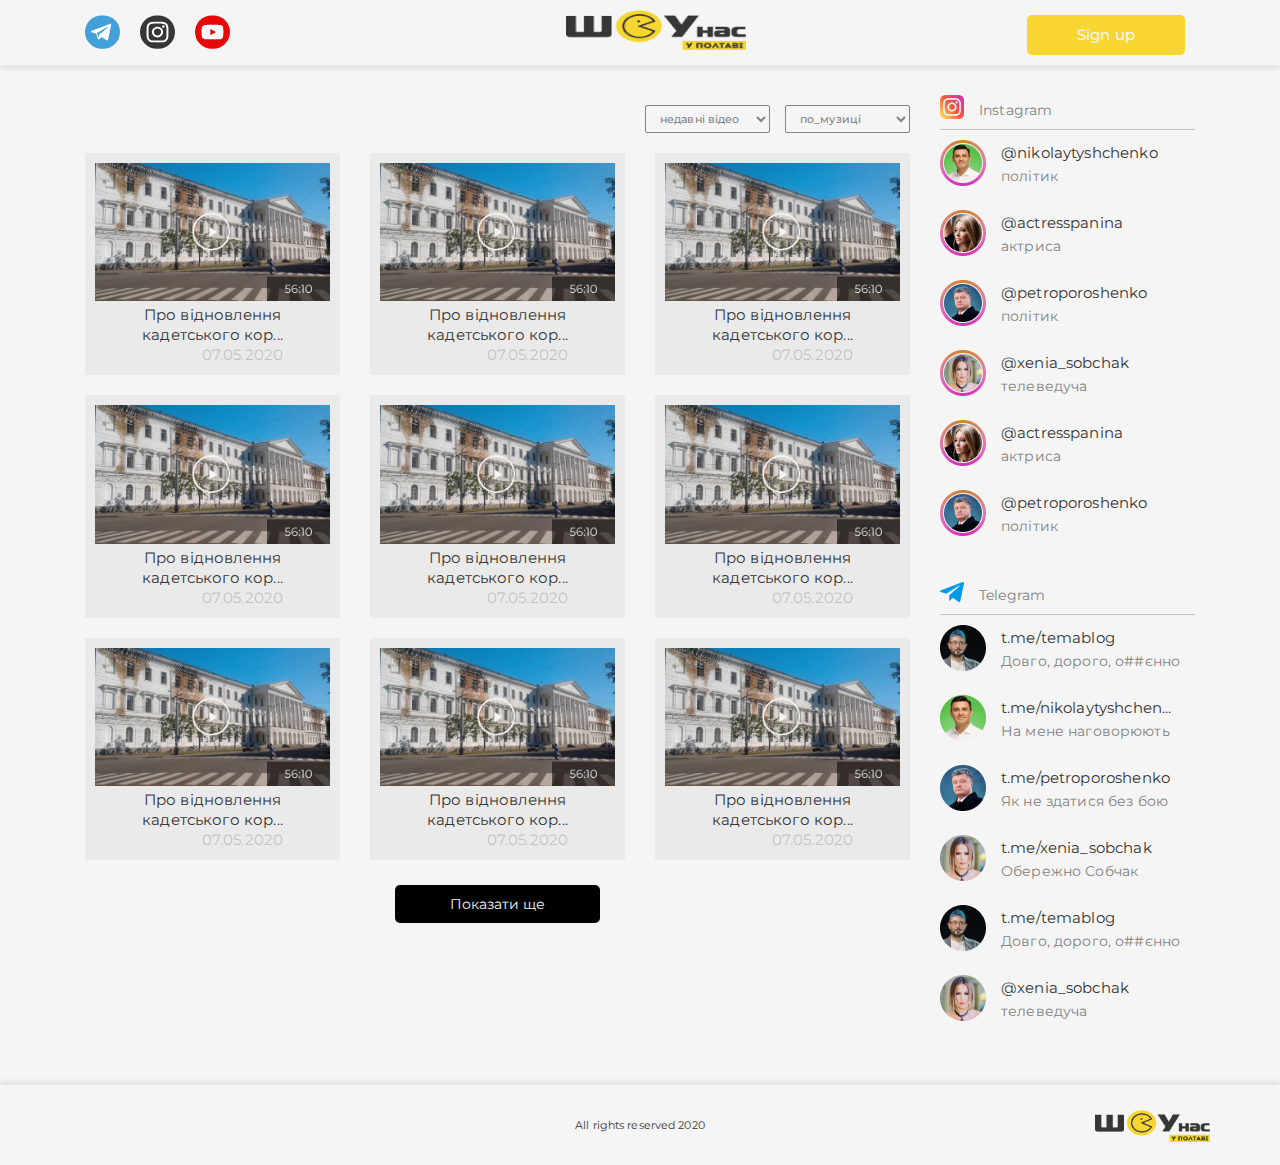
<file: video.html>
<!DOCTYPE html>
<html lang="en">
<head>
	<meta charset="UTF-8">
	<meta name="viewport" content="width=device-width, initial-scale=1.0">
	<meta http-equiv="X-UA-Compatible" content="ie=edge">
	<meta name="description" content="Starter">
	<meta name="author" content="Admin">
	<title>Starter</title>

	<link rel="icon" href="images/favicon.png">

	<link rel="stylesheet" href="css/libs/bootstrap.min.css">
	<link rel="stylesheet" href="css/styles.min.css">

	<!--[if lt IE 9]>
	<script src="http://html5shiv.googlecode.com/svn/trunk/html5.js"></script>
	<![endif]-->
</head>
<body>

	<section class="header">	
		<div class="container">
			<div class="row justify-content-between m-0">
				<div class="header__icons order-2 order-md-1">
				  <!-- <div class="row"> -->
					<div class="header__icons--block">
					  <a class="header__icons--a" href="#">
						<svg class="icon">
						  <use xlink:href="images/sprite.svg#Telegram"></use>
						</svg>
					  </a>
					  <a class="header__icons--a" href="#">
						<svg class="icon">
						  <use xlink:href="images/sprite.svg#Instagram"></use>
						</svg>
					  </a>
					  <a class="header__icons--a" href="#">
						<svg class="icon">
						  <use xlink:href="images/sprite.svg#YouTube"></use>
						</svg>
					  </a>
					</div>
				  <!-- </div> -->
				</div>       
				<div class="header__logo order-1 order-md-2">
				  <!-- <div class="row"> -->
					<div class="header__logo--block col-6 col-md-2 offset-3 offset-md-1">
					  <a class="header__logo--a" href="index.html">
						<img class="header__logo--img" src="images/logo.png" alt="Logo">
					  </a>
					</div>
				  <!-- </div> -->
				</div>
				<div class="header__sign order-3">
				  <div class="header__sign--button btn-reg">
					<a href="#" class="sign-btn">Sign up</a>
				  </div>
				</div>
			</div>
		</div>
	</section>

	<section class="main">

		<div class="container">

			<div class="row">
				<div class="left-block col-12 col-lg-9">


					<div class="left-block__all-video">
						<!-- <div class="main-heading">
							<img class="main-heading__img" src="images/youtube-logotype.png" alt="Logo">
							<p class="main-heading__p">Останнє відео</p>
						</div> -->

						<div class="left-block__all-video--selects">
							<div class="left-block__all-video--select left-block__all-video--select-1">
								<select class="select" name="select"> <!--Supplement an id here instead of using 'name'-->
									<option value="value1">популярні відео</option> 
									<option value="value2" selected>недавні відео</option>
									<option value="value3">найбільше просмотрів</option>
								</select>
							</div>
							<div class="left-block__all-video--select">
								<select class="select" name="select"> <!--Supplement an id here instead of using 'name'-->
									<option value="value1">по_політиці</option> 
									<option value="value2" selected>по_музиці</option>
									<option value="value3">по_зіркам</option>
								</select>
							</div>
						</div>
						<div class="row">

                            <div class="left-block__all-video--container col-12 ">
                                <div class="row left-block__all-video--blocks">

                                        <div class="left-block__all-video--block btn-video-popup col-12 col-md-4">
                                            <a class="left-block__all-video--container--a" href="#">
                                                <div class="left-block__all-video--container--block">
                                                    <img class="left-block__all-video--img" src="images/last-video.png" alt="Video">
                                                    <div class="left-block__all-video--info">
                                                        <p class="left-block__all-video--info--p">Про відновлення кадетського кор...</p>
                                                        <p class="left-block__all-video--info--date">07.05.2020</p>
                                                    </div>
                                                </div>
                                            </a>
                                        </div>   

                                        <div class="left-block__all-video--block btn-video-popup col-12 col-md-4">
                                            <a class="left-block__all-video--container--a" href="#">
                                                <div class="left-block__all-video--container--block">
                                                    <img class="left-block__all-video--img" src="images/last-video.png" alt="Video">
                                                    <div class="left-block__all-video--info">
                                                        <p class="left-block__all-video--info--p">Про відновлення кадетського кор...</p>
                                                        <p class="left-block__all-video--info--date">07.05.2020</p>
                                                    </div>
                                                </div>
                                            </a>
                                        </div>   
                                        
                                        <div class="left-block__all-video--block btn-video-popup col-12 col-md-4">
                                            <a class="left-block__all-video--container--a" href="#">
                                                <div class="left-block__all-video--container--block">
                                                    <img class="left-block__all-video--img" src="images/last-video.png" alt="Video">
                                                    <div class="left-block__all-video--info">
                                                        <p class="left-block__all-video--info--p">Про відновлення кадетського кор...</p>
                                                        <p class="left-block__all-video--info--date">07.05.2020</p>
                                                    </div>
                                                </div>
                                            </a>
                                        </div>

                                        <div class="left-block__all-video--block btn-video-popup col-12 col-md-4">
                                            <a class="left-block__all-video--container--a" href="#">
                                                <div class="left-block__all-video--container--block">
                                                    <img class="left-block__all-video--img" src="images/last-video.png" alt="Video">
                                                    <div class="left-block__all-video--info">
                                                        <p class="left-block__all-video--info--p">Про відновлення кадетського кор...</p>
                                                        <p class="left-block__all-video--info--date">07.05.2020</p>
                                                    </div>
                                                </div>
                                            </a>
                                        </div>

                                        <div class="left-block__all-video--block btn-video-popup col-12 col-md-4">
                                            <a class="left-block__all-video--container--a" href="#">
                                                <div class="left-block__all-video--container--block">
                                                    <img class="left-block__all-video--img" src="images/last-video.png" alt="Video">
                                                    <div class="left-block__all-video--info">
                                                        <p class="left-block__all-video--info--p">Про відновлення кадетського кор...</p>
                                                        <p class="left-block__all-video--info--date">07.05.2020</p>
                                                    </div>
                                                </div>
                                            </a>
                                        </div>

                                        <div class="left-block__all-video--block btn-video-popup col-12 col-md-4">
                                            <a class="left-block__all-video--container--a" href="#">
                                                <div class="left-block__all-video--container--block">
                                                    <img class="left-block__all-video--img" src="images/last-video.png" alt="Video">
                                                    <div class="left-block__all-video--info">
                                                        <p class="left-block__all-video--info--p">Про відновлення кадетського кор...</p>
                                                        <p class="left-block__all-video--info--date">07.05.2020</p>
                                                    </div>
                                                </div>
                                            </a>
                                        </div>
                                    
                                        <div class="left-block__all-video--block btn-video-popup col-12 col-md-4">
                                            <a class="left-block__all-video--container--a" href="#">
                                                <div class="left-block__all-video--container--block">
                                                    <img class="left-block__all-video--img" src="images/last-video.png" alt="Video">
                                                    <div class="left-block__all-video--info">
                                                        <p class="left-block__all-video--info--p">Про відновлення кадетського кор...</p>
                                                        <p class="left-block__all-video--info--date">07.05.2020</p>
                                                    </div>
                                                </div>
                                            </a>
                                        </div>

                                        <div class="left-block__all-video--block btn-video-popup col-12 col-md-4">
                                            <a class="left-block__all-video--container--a" href="#">
                                                <div class="left-block__all-video--container--block">
                                                    <img class="left-block__all-video--img" src="images/last-video.png" alt="Video">
                                                    <div class="left-block__all-video--info">
                                                        <p class="left-block__all-video--info--p">Про відновлення кадетського кор...</p>
                                                        <p class="left-block__all-video--info--date">07.05.2020</p>
                                                    </div>
                                                </div>
                                            </a>
                                        </div>

                                        <div class="left-block__all-video--block btn-video-popup col-12 col-md-4">
                                            <a class="left-block__all-video--container--a" href="#">
                                                <div class="left-block__all-video--container--block">
                                                    <img class="left-block__all-video--img" src="images/last-video.png" alt="Video">
                                                    <div class="left-block__all-video--info">
                                                        <p class="left-block__all-video--info--p">Про відновлення кадетського кор...</p>
                                                        <p class="left-block__all-video--info--date">07.05.2020</p>
                                                    </div>
                                                </div>
                                            </a>
                                        </div>

								</div>

								<div class="left-block__all-video--upload--more">
									<a class="left-block__all-video--upload--a" href="#">Показати ще</a>
								</div>
                            </div>
						</div>
					</div>

				</div>

				<div class="right-block col-12 col-lg-3">
					<div class="right-block__networks instagram">
						<div class="main-heading">
							<img class="main-heading__img" src="images/insta-logotype.png" alt="Logo">
							<p class="main-heading__p">Instagram</p>
						</div>

						
						<div class="d-flex d-lg-block justify-content-between">
							<div class="right-block__network d-block d-lg-flex text-center text-lg-left">
							  <a class="right-block__network--a" href="#">
								<img src="images/second-insta.png" alt="Logo">
							  </a>
							  <a class="right-block__network--a" href="#">
								<div class="right-block__network--p">
								  <p class="akk-name d-none d-lg-block">@nikolaytyshchenko</p>
								  <p class="akk-name d-block d-lg-none">@nikola...</p>
								  <p class="akk-sub d-none d-lg-block">політик</p>
								</div>
							  </a>
							</div>
							<div class="right-block__network d-block d-lg-flex text-center text-lg-left">
							  <a class="right-block__network--a" href="#">
								<img src="images/third-insta.png" alt="Logo">
							  </a>
							  <a class="right-block__network--a" href="#">
								<div class="right-block__network--p">
								  <p class="akk-name d-none d-lg-block">@actresspanina</p>
								  <p class="akk-name d-block d-lg-none">@actre...</p>
								  <p class="akk-sub d-none d-lg-block">актриса</p>
								</div>
							  </a>
							</div>
							<div class="right-block__network d-block d-lg-flex text-center text-lg-left">
							  <a class="right-block__network--a" href="#">
								<img src="images/4-insta.png" alt="Logo">
							  </a>
							  <a class="right-block__network--a" href="#">
							  <div class="right-block__network--p">
								<p class="akk-name d-none d-lg-block">@petroporoshenko</p>
								<p class="akk-name d-block d-lg-none">@petro...</p>
								<p class="akk-sub d-none d-lg-block">політик</p>
							  </div>
							</a>
							</div>
							<div class="right-block__network d-block d-lg-flex text-center text-lg-left">
							  <a href="#">
								<img src="images/5-insta.png" alt="Logo">
							  </a>
							  <a class="right-block__network--a" href="#">
							  <div class="right-block__network--p">
								<p class="akk-name d-none d-lg-block">@xenia_sobchak</p>
								<p class="akk-name d-block d-lg-none">@xenia...</p>
								<p class="akk-sub d-none d-lg-block">телеведуча</p>
							  </div>
							</a>
							</div>
							<div class="right-block__network d-none d-lg-flex text-center text-lg-left">
							  <a class="right-block__network--a" href="#">
								<img src="images/third-insta.png" alt="Logo">
							  </a>
							  <a class="right-block__network--a" href="#">
								<div class="right-block__network--p">
								  <p class="akk-name d-none d-lg-block">@actresspanina</p>
								  <p class="akk-name d-block d-lg-none">@actre...</p>
								  <p class="akk-sub d-none d-lg-block">актриса</p>
								</div>
							  </a>
							</div>
							<div class="right-block__network d-none d-lg-flex text-center text-lg-left">
							  <a class="right-block__network--a" href="#">
								<img src="images/4-insta.png" alt="Logo">
							  </a>
							  <a class="right-block__network--a" href="#">
							  <div class="right-block__network--p">
								<p class="akk-name d-none d-lg-block">@petroporoshenko</p>
								<p class="akk-name d-block d-lg-none">@petrop...</p>
								<p class="akk-sub d-none d-lg-block">політик</p>
							  </div>
							</a>
							</div>
						</div>
					</div>

					<div class="right-block__networks telega">
						<div class="main-heading">
							<img class="main-heading__img" src="images/telegram-logotype.png" alt="Logo">
							<p class="main-heading__p">Telegram</p>
						</div>

						<div class="right-block__network">
							<a href="#">
								<img src="images/1-telega.png" alt="Logo">
							</a>
							<a class="right-block__network--a" href="#">
								<div class="right-block__network--p">
									<p class="akk-name">t.me/temablog</p>
									<p class="akk-sub">Довго, дорого, о##єнно</p>
								</div>
							</a>
						</div>
						<div class="right-block__network">
							<a href="#">
								<img src="images/2-telega.png" alt="Logo">
							</a>
							<a class="right-block__network--a" href="#">
								<div class="right-block__network--p">
									<p class="akk-name">t.me/nikolaytyshchen...</p>
									<p class="akk-sub">На мене наговорюють</p>
								</div>
							</a>
						</div>
						<div class="right-block__network">
							<a href="#">
								<img src="images/3-telega.png" alt="Logo">
							</a>
							<a class="right-block__network--a" href="#">
								<div class="right-block__network--p">
									<p class="akk-name">t.me/petroporoshenko</p>
									<p class="akk-sub">Як не здатися без бою</p>
								</div>
							</a>

						</div>
						<div class="right-block__network">
							<a href="#">
								<img src="images/4-telega.png" alt="Logo">
							</a>

							<a class="right-block__network--a" href="#">
								<div class="right-block__network--p">
									<p class="akk-name">t.me/xenia_sobchak</p>
									<p class="akk-sub">Обережно Собчак</p>
								</div>
							</a>
						</div>
						<div class="right-block__network">
							<a href="#">
								<img src="images/1-telega.png" alt="Logo">
							</a>

							<a class="right-block__network--a" href="#">
								<div class="right-block__network--p">
									<p class="akk-name">t.me/temablog</p>
									<p class="akk-sub">Довго, дорого, о##єнно</p>
								</div>
							</a>
						</div>
						<div class="right-block__network">
							<a href="#">
								<img src="images/4-telega.png" alt="Logo">
							</a>

							<a class="right-block__network--a" href="#">
								<div class="right-block__network--p">
									<p class="akk-name">@xenia_sobchak</p>
									<p class="akk-sub">телеведуча</p>
								</div>
							</a>
						</div>
					</div>
				</div>
			</div>
		</div>

		<div id="popup-fade">
				<div class="popup" id="window-reg" name="window">
					<!-- Картинка крестика -->
					<div class="close-icon">
					<svg class="icon">
						<use xlink:href="images/sprite.svg#close"></use>
					</svg>
					</div>
					<div class="form">
						<a class="logo-header form-logo" href="#">
							<svg class="icon form-logo-img">
								<use xlink:href="images/sprite.svg#logo-svg"></use>
							</svg>
						</a>
						<p class="form-logo-p">Зареєструватися</p>
						<form action="index.html" name="f1">
							<!-- <input type="submit" value="Google" name="sab" class="input input__networks" /> -->
							<!-- <input type="submit" value="Facebook" name="sab" class="input input__networks" /> -->
							<input type="name" id="reg-user" placeholder="Ваш нікнейм" name="name" class="input input__fields reg-user" />
							<input type="tel" id="reg-tel1" placeholder="Ваш номер телефону" pattern="\+380-[0-9]{3}-[0-9]{3}-[0-9]{2}-[0-9]{2}" required name="tel"
							class="input input__fields input__fields-last reg-tel" />
							<input type="email" id="username" placeholder="Ваш e-mail" name="email" class="input input__fields input__fields-last login" />
							<input type="password" id="password1" placeholder="Ваш пароль" name="password" class="input input__fields input__fields-last login" />
						</form>
						<div class="form__body--checkbox">
							<div class="checkbox offset-1">
								<input class="custom-checkbox" type="checkbox" id="color-8" name="color-8" value="indigo">
								<label class="label label-check" for="color-8">Згоден з умовами обробки даних</label>
							</div>
						</div>
						<div class="button input__button btn-log">
							<p class="btn-log--p">Вже є аккаунт?<a class="btn-log--a" href="#">Увійти</a></p>
						</div>
						<div class="button input__button btn-form-reg">
							<a class="btn-form-reg__a" href="#">
								<div class="btn input__btn btn-form-reg__sign">Sign up</div>
							</a>
						</div>

					</div>
				</div>

				<div class="popup" id="video-popup" name="window">
					<div class="close-icon">
						<svg class="icon">
						  <use xlink:href="images/sprite.svg#close"></use>
						</svg>
					  </div>
				</div>

				<div class="popup" id="window-log" name="window">
					<!-- Картинка крестика -->
					<div class="close-icon">
					<svg class="icon">
						<use xlink:href="images/sprite.svg#close"></use>
					</svg>
					</div>
					<div class="form">
						<a class="logo-header form-logo" href="#">
							<svg class="icon form-logo-img">
								<use xlink:href="images/sprite.svg#logo-svg"></use>
							</svg>
						</a>
						<p class="form-logo-p">Увійти</p>
						<form action="index.html" name="f1">
							<input type="tel" id="reg-tel" placeholder="Ваш номер телефону" name="tel"
							class="input input__fields input__fields-last reg-tel" />
							<input type="password" id="password" placeholder="Ваш пароль" name="password" class="input input__fields input__fields-last login" />
						</form>
						<div class="form__body--checkbox">
							<div class="checkbox offset-1">
								<input class="custom-checkbox" type="checkbox" id="color-8" name="color-8" value="indigo">
								<label class="label label-check" for="color-8">Згоден з умовами обробки даних</label>
							</div>
						</div>

						<div class="button input__button btn-form-reg">
							<a class="btn-form-reg__a" href="#">
								<div class="btn input__btn btn-form-reg__sign">Log in</div>
							</a>
						</div>

					</div>
				</div>
		</div>

	</section>

	<section class="footer3">
		<div class="container h-100 position-relative">
		  <div class="d-flex justify-content-center h-100">
			<p class="footer__logo--p">All rights reserved 2020</p>
			<div class="footer__logo--block position-absolute d-none d-md-block">
			  <a class="footer__logo--a" href="#">
				<img class="footer__logo--img" src="images/logo.png" alt="Logo">
			  </a>
			</div>
		  </div>
		</div>
	</section>


	<!-- Scripts -->
	<script src="js/libs/jquery-3.4.1.min.js"></script>
	<script src="js/libs/jquery.maskedinput.min.js"></script>
	<script src="js/main.js"></script>
</body>
</html>
</file>
<file: css/styles.min.css>
@import url("https://fonts.googleapis.com/css2?family=Montserrat:wght@400;500&display=swap");html,body,div,span,applet,object,iframe,h1,h2,h3,h4,h5,h6,p,blockquote,pre,a,abbr,acronym,address,big,cite,code,del,dfn,em,img,ins,kbd,q,s,samp,small,strike,strong,sub,sup,tt,var,b,u,i,center,dl,dt,dd,ol,ul,li,fieldset,form,label,legend,table,caption,tbody,tfoot,thead,tr,th,td,article,aside,canvas,details,embed,figure,figcaption,footer,header,hgroup,menu,nav,output,ruby,section,summary,time,mark,audio,video{margin:0;padding:0;border:0;font-size:100%;font:inherit;vertical-align:baseline}article,aside,details,figcaption,figure,footer,header,hgroup,menu,nav,section{display:block}body{line-height:1}ol,ul{list-style:none}blockquote,q{quotes:none}blockquote:before,blockquote:after,q:before,q:after{content:'';content:none}table{border-collapse:collapse;border-spacing:0}*{padding:0;margin:0;border:0;outline:none;-webkit-box-sizing:border-box;box-sizing:border-box}html{height:100%;scroll-behavior:smooth}body,html{min-height:100%;width:100%}.clear::after,.clear::before{content:" ";display:table}.clear::after{clear:both}body{font:14px "Montserrat",sans-serif;background-color:#F5F5F5;-webkit-transition:.3s;transition:.3s}.header{-webkit-box-shadow:0px 4px 4px rgba(79,91,101,0.1);box-shadow:0px 4px 4px rgba(79,91,101,0.1)}@media (max-width: 768px){.header .header__icons,.header .header__sign{-webkit-box-flex:0;-ms-flex:0 0 50%;flex:0 0 50%;max-width:50%}.header .header__logo{-webkit-box-flex:0;-ms-flex:0 0 100%;flex:0 0 100%;max-width:100%}}.header__icons .icon{width:35px;height:35px;margin-right:20px;margin-top:15px;margin-bottom:15px}@media (max-width: 760px){.header__icons .icon{margin-right:25px;margin-top:10px}}.header__icons--block{display:-webkit-box;display:-ms-flexbox;display:flex}@media (max-width: 750px){.header__icons--block{-webkit-box-pack:center;-ms-flex-pack:center;justify-content:center}}.header__icons--a{text-decoration:none}.header__logo--block{text-align:center;-webkit-box-align:center;-ms-flex-align:center;align-items:center;margin-top:10px}.header__logo--img{width:180px;height:40px}.header__sign--button{margin-top:15px;background-color:#F7D631;border-radius:5px;margin-left:auto;margin-right:10px}@media (max-width: 767px){.header__sign--button{margin-top:10px;width:165px}}.header__sign--button:hover{background:#DEBB00}.header .sign-btn{text-decoration:none;text-align:center;display:block;padding:10px 50px;font-weight:500;font-size:15px;line-height:20px;letter-spacing:0.01em;color:#F5F5F5}@media (max-width: 990px){.header .sign-btn{padding:10px 25px;font-size:11px;line-height:12px}}.main{padding-bottom:50px;position:relative}.left-block__pages{display:-webkit-box;display:-ms-flexbox;display:flex;-webkit-box-orient:horizontal;-webkit-box-direction:normal;-ms-flex-flow:row wrap;flex-flow:row wrap;-webkit-box-pack:justify;-ms-flex-pack:justify;justify-content:space-between;margin-top:30px}@media (max-width: 750px){.left-block__pages{display:none}}.left-block__page{width:165px;background:#BEBEBE;margin-top:15px;border-radius:5px}@media (max-width: 750px){.left-block__page{-webkit-box-pack:center;-ms-flex-pack:center;justify-content:center}}.left-block__page:hover{background:#F7D631}.left-block__page--a{display:block;padding-left:20px;text-decoration:none;line-height:20px;letter-spacing:0.01em;color:#F5F5F5;padding:8px 35px 8px 20px}.left-block__page--a:hover{text-decoration:none;line-height:20px;letter-spacing:0.01em;color:#F5F5F5}.left-block__last-video--container{display:-webkit-box;display:-ms-flexbox;display:flex;-webkit-box-align:start;-ms-flex-align:start;align-items:flex-start;-webkit-box-pack:center;-ms-flex-pack:center;justify-content:center}.left-block__last-video--container--a{text-decoration:none}.left-block__last-video--container--a:hover{text-decoration:none}.left-block__last-video--container--block{background:#EAEAEA;margin-top:20px;padding:10px}.left-block__last-video--info{display:-webkit-box;display:-ms-flexbox;display:flex;-webkit-box-orient:vertical;-webkit-box-direction:normal;-ms-flex-direction:column;flex-direction:column;background:#EAEAEA}.left-block__last-video--info--p{font-size:15px;line-height:20px;letter-spacing:0.01em;color:#363636}.left-block__last-video--info--date{font-size:15px;line-height:20px;letter-spacing:0.01em;color:rgba(190,190,190,0.9);margin-left:200px}.left-block__an-video--btns{display:-webkit-box;display:-ms-flexbox;display:flex;-webkit-box-pack:justify;-ms-flex-pack:justify;justify-content:space-between}.left-block__an-video--btn{width:100px;text-align:center;background:#BEBEBE;margin-top:15px;border-radius:5px}.left-block__an-video--btn:hover{background:#F7D631}.left-block__an-video--a{text-decoration:none;line-height:20px;letter-spacing:0.01em;color:#F5F5F5;display:block;padding:8px 12px}.left-block__an-video--a:hover{text-decoration:none;line-height:20px;letter-spacing:0.01em;color:#F5F5F5}.left-block__an-video--container--a{text-decoration:none}.left-block__an-video--container--a:hover{text-decoration:none}.left-block__an-video--container--blocks{display:-webkit-box;display:-ms-flexbox;display:flex;-webkit-box-pack:center;-ms-flex-pack:center;justify-content:center;margin-top:10px}.left-block__an-video--container--block{width:130px;background-color:#EAEAEA;display:-webkit-box;display:-ms-flexbox;display:flex;-webkit-box-orient:vertical;-webkit-box-direction:normal;-ms-flex-direction:column;flex-direction:column;-webkit-box-pack:center;-ms-flex-pack:center;justify-content:center;padding-left:5px;padding-top:5px;margin-right:15px}.left-block__an-video--container--img{width:120px;height:85px}.left-block__an-video--info{-webkit-box-align:center;-ms-flex-align:center;align-items:center}.left-block__an-video--info--p{font-size:11px;line-height:12px;letter-spacing:0.01em;color:#363636;margin-left:5px;margin-top:5px}.left-block__an-video--info--date{font-size:11px;line-height:12px;letter-spacing:0.01em;color:rgba(190,190,190,0.9);margin-left:60px;margin-top:5px;margin-bottom:5px}.left-block .date__title{font-size:15px;font-weight:bold;line-height:20px;letter-spacing:0.01em;color:#363636}.central-block__new-video{height:415px}@media (max-width: 750px){.central-block__new-video{display:none}}.central-block__btn{display:-webkit-box;display:-ms-flexbox;display:flex;-webkit-box-pack:end;-ms-flex-pack:end;justify-content:flex-end;margin-top:15px}.central-block__btn--a{text-decoration:none;font-size:15px;line-height:20px;letter-spacing:0.01em;color:#F7D631}.central-block__btn--a:hover{text-decoration:none;font-size:15px;line-height:20px;letter-spacing:0.01em;color:#DEBB00}.central-block__button--reporter{text-align:center;margin-top:40px}.central-block__button--upload{text-align:center;margin-top:25px}.central-block__button--upload--a{color:#F5F5F5;background:#000;text-decoration:none;padding:10px 55px;border-radius:5px}.central-block__button--upload--a:hover{color:#F7D631;background:#000;text-decoration:none}.central-block .upload--p{font-size:15px;line-height:20px;letter-spacing:0.01em;color:#828282}.central-block .upload--a{font-weight:500;font-size:15px;line-height:20px;letter-spacing:0.01em;color:#F7D631;text-decoration:none}.central-block .upload--a:hover{color:#DEBB00}.central-block .inputfile{width:0.1px;height:0.1px;opacity:0;overflow:hidden;position:absolute;z-index:-1}.central-block .inputfile+label{font-weight:500;font-size:15px;line-height:20px;letter-spacing:0.01em;color:#F5F5F5;background:#000;display:inline-block;padding:10px 55px;border-radius:5px}.central-block .inputfile:focus+label,.central-block .inputfile+label:hover{color:#DEBB00}.central-block .inputfile+label{cursor:pointer}.central-block__news{height:250px}.central-block__news--block{display:-webkit-box;display:-ms-flexbox;display:flex;-webkit-box-align:center;-ms-flex-align:center;align-items:center;margin-top:15px}.central-block__news--a{text-decoration:none}.central-block__news--a:hover{text-decoration:none}.central-block__scandals--block{padding:10px}.central-block__scandals--block--a{text-decoration:none}.central-block__scandals--block--a:hover{text-decoration:none}.central-block__news--block--img{width:20px;margin-right:20px;margin-left:5px}.central-block__news--block--time{font-size:14px;line-height:20px;letter-spacing:0.01em;color:rgba(190,190,190,0.9);margin-right:20px}.central-block__news--block--content{font-size:14px;line-height:20px;letter-spacing:0.01em;color:#363636}.central-block__scandals--btn-block{display:-webkit-box;display:-ms-flexbox;display:flex;-webkit-box-pack:justify;-ms-flex-pack:justify;justify-content:space-between}.central-block__btn--scandal{display:-webkit-box;display:-ms-flexbox;display:flex;margin-top:10px;margin-top:28px}.central-block__btn--p{margin-right:5px}.central-block .when-block{display:-webkit-box;display:-ms-flexbox;display:flex;-webkit-box-pack:justify;-ms-flex-pack:justify;justify-content:space-between}.central-block__block--scandals--know--a{text-decoration:none}.central-block__block--scandals--know--a:hover{text-decoration:none}.central-block__scandals--know--p{font-size:13px;line-height:12px;letter-spacing:0.01em;color:#828282}@media (max-width: 750px){.central-block__scandals--know--p{font-size:11px}}.central-block__scandals--when{background:#F7D631;border-radius:5px;margin-top:15px;width:245px}@media (max-width: 750px){.central-block__scandals--when{width:230px}}.central-block__scandals--p{font-size:15px;line-height:20px;display:-webkit-box;display:-ms-flexbox;display:flex;-webkit-box-align:center;-ms-flex-align:center;align-items:center;text-align:center;letter-spacing:0.01em;color:#FFFFFF;padding:10px 5px;width:245px}@media (max-width: 750px){.central-block__scandals--p{font-size:14px}}.central-block__scandals--who{display:-webkit-box;display:-ms-flexbox;display:flex}.central-block__scandals--cont{background:#EAEAEA;border-radius:5px;padding:10px 10px;margin-top:25px}.central-block__scandals--img1{margin-right:15px;width:46px;height:46px;margin-top:25px}.central-block__scandals--img2{margin-left:15px;width:46px;height:46px;margin-top:25px}.central-block__scandals--name1{font-size:11px;line-height:12px;letter-spacing:0.01em;color:#363636}.central-block__scandals--name2{text-align:right;font-size:11px;line-height:12px;letter-spacing:0.01em;color:#363636;margin-right:15px}.central-block__scandals--sub1{font-size:11px;line-height:12px;letter-spacing:0.01em;color:#828282}.central-block__scandals--sub2{font-size:11px;line-height:12px;letter-spacing:0.01em;color:#828282;margin-left:25px}.central-block__scandals--likes{margin-top:15px;display:-webkit-box;display:-ms-flexbox;display:flex}.central-block__scandals--like{margin-right:20px}.central-block__scandals--like--a{display:-webkit-box;display:-ms-flexbox;display:flex;text-decoration:none}.central-block__scandals--like--a:hover{text-decoration:none}.central-block__scandals--like--a--p{color:#828282;margin-left:10px}.right-block__network{display:-webkit-box;display:-ms-flexbox;display:flex;margin-top:10px;padding-bottom:10px}.right-block__network--a{text-decoration:none}.right-block__network--a:hover{text-decoration:none}.right-block__network--p{margin-left:15px}.main-heading{margin-top:30px;border-bottom:1px solid rgba(190,190,190,0.9);display:-webkit-box;display:-ms-flexbox;display:flex}.main-heading__img{margin-right:15px;padding-bottom:10px}.main-heading__p{margin-top:5px;font-size:14px;line-height:20px;letter-spacing:0.01em;color:#828282}.akk-name{font-size:15px;line-height:20px;letter-spacing:0.01em;color:#363636;margin-top:3px}.akk-sub{font-size:14px;line-height:20px;letter-spacing:0.01em;color:#828282;margin-top:3px}#window-reg{width:335px;height:510px;margin:150px auto;background:#fff;border:1px solid #fff;border-radius:5px;z-index:99999;display:none;position:fixed;left:0;right:0;top:-40px;bottom:0}#popup-fade{position:fixed;top:0;width:100%;height:100%;background-color:rgba(0,0,0,0.5);z-index:9999}.form{width:275px;margin:-15px auto 20px auto;text-align:center}.form-logo-img{width:100px;height:50px;margin-top:-15px}.form-logo-p{margin-top:20px;font-size:15px;line-height:20px;letter-spacing:0.01em;color:#363636;margin-bottom:20px}.radio{margin-bottom:10px}.close{margin:10px 0 0 320px;cursor:pointer;border:1px solid #ccc;padding:2px;background:#ccc}.close:hover{background:#fff}#gray{opacity:0.8;padding:15px;background-color:rgba(1,1,1,0.75);position:fixed;left:0;right:0;top:0;bottom:0;display:none;z-index:100;overflow:auto}.close-icon{display:-webkit-box;display:-ms-flexbox;display:flex;margin-top:10px;width:15px;height:15px;cursor:pointer;margin-left:300px}.input{display:block;-webkit-box-pack:center;-ms-flex-pack:center;justify-content:center}.input__networks{margin:30px auto;font-size:24px;width:222px;height:45px;background:#C4C4C4;color:#585858}.input__fields{width:275px;background:#E5E5E5;color:#585858;height:40px;padding-left:15px}.input__fields-last{margin-top:20px}.input__login-registration{margin:0 auto}.input__btn{color:#002F33}.input__btn-1{margin-top:30px}.input__btn-2{margin-top:15px}.btn-form-reg{display:-webkit-box;display:-ms-flexbox;display:flex;-webkit-box-pack:center;-ms-flex-pack:center;justify-content:center;margin-top:25px}.btn-form-reg__a{text-decoration:none}.btn-form-reg__a:hover{text-decoration:none}.btn-form-reg__sign{text-decoration:none;text-align:center;display:block;padding:10px 50px;font-weight:500;font-size:15px;line-height:20px;letter-spacing:0.01em;color:#F5F5F5;background:#F7D631;border-radius:5px}.btn-form-reg__sign:hover{background:#DEBB00}.login__error{color:red}.link__h1{display:-webkit-box;display:-ms-flexbox;display:flex;-webkit-box-pack:center;-ms-flex-pack:center;justify-content:center}.input::-webkit-input-placeholder{width:275px;background:#E5E5E5;color:#585858;height:40px;line-height:20px;letter-spacing:0.01em;color:#BDBDBD;font:14px "Montserrat",sans-serif}.btn-log{margin-top:30px}.btn-log--p{font-size:14px;line-height:12px;letter-spacing:0.01em;color:#828282}.btn-log--a{text-decoration:none;font-size:14px;line-height:12px;letter-spacing:0.01em;color:#050101}.btn-log--a:hover{text-decoration:none}.custom-checkbox{position:absolute;z-index:-1;opacity:0}.custom-checkbox+label{display:-webkit-inline-box;display:-ms-inline-flexbox;display:inline-flex;-webkit-box-align:center;-ms-flex-align:center;align-items:center;-webkit-user-select:none;-moz-user-select:none;-ms-user-select:none;user-select:none}.custom-checkbox+label::before{content:'';display:inline-block;width:24px;height:24px;-ms-flex-negative:0;flex-shrink:0;-webkit-box-flex:0;-ms-flex-positive:0;flex-grow:0;border:1px solid #F7D631;border-radius:0.25em;margin-right:5px;background-repeat:no-repeat;background-position:center center;background-size:50% 50%}.custom-checkbox:not(:disabled):not(:checked)+label:hover::before{border-color:#F7D631}.custom-checkbox:not(:disabled):active+label::before{background-color:#F7D631;border-color:#F7D631}.custom-checkbox:focus:not(:checked)+label::before{border-color:#000}.custom-checkbox:checked+label::before{border-color:#000;background-color:#000;background-image:url("data:image/svg+xml,%3csvg xmlns='http://www.w3.org/2000/svg' viewBox='0 0 8 8'%3e%3cpath fill='%23fff' d='M6.564.75l-3.59 3.612-1.538-1.55L0 4.26 2.974 7.25 8 2.193z'/%3e%3c/svg%3e")}.custom-checkbox:disabled+label::before{background-color:#000}.offset-1{margin-left:-5px;margin-top:15px}.label{line-height:11px;text-align:center;letter-spacing:0.01em;color:#828282;font:14px "Montserrat",sans-serif}#video-popup{width:335px;height:440px;margin:150px auto;background:#fff;border:1px solid #fff;border-radius:5px;z-index:99999;display:none;position:fixed;left:0;right:0;top:0;bottom:0}.footer{-webkit-box-shadow:0px -4px 4px rgba(79,91,101,0.1);box-shadow:0px -4px 4px rgba(79,91,101,0.1);position:absolute;left:0;width:100%;height:80px}.footer__logo--block{margin-top:25px;right:0}.footer__logo--a{text-decoration:none}.footer__logo--p{font-size:11px;line-height:12px;display:-webkit-box;display:-ms-flexbox;display:flex;-webkit-box-align:center;-ms-flex-align:center;align-items:center;text-align:center;letter-spacing:0.01em;color:#363636}.footer__logo--img{width:115px}@media (max-width: 750px){.footer__logo--img{width:60px}}.footer2{-webkit-box-shadow:0px -4px 4px rgba(79,91,101,0.1);box-shadow:0px -4px 4px rgba(79,91,101,0.1)}.footer3{-webkit-box-shadow:0px -4px 4px rgba(79,91,101,0.1);box-shadow:0px -4px 4px rgba(79,91,101,0.1);position:absolute;left:0;width:100%;height:80px}.footer4{bottom:0;-webkit-box-shadow:0px -4px 4px rgba(79,91,101,0.1);box-shadow:0px -4px 4px rgba(79,91,101,0.1);position:absolute;left:0;width:100%;height:80px}.left-block .skandal__fact{background:#EAEAEA;margin-top:15px;border-radius:5px}.left-block .skandal--a{text-decoration:none;display:block}.left-block .skandal--a:hover{text-decoration:none}.left-block .skandal__theme{margin:auto;width:185px;text-align:center}.left-block .skandal__theme--p{font-size:11px;letter-spacing:0.01em;color:#FFFFFF;background:#F7D631}.left-block .skandal__block{display:-webkit-box;display:-ms-flexbox;display:flex;-webkit-box-pack:justify;-ms-flex-pack:justify;justify-content:space-between;padding:15px}.left-block .skandal__name{display:-webkit-box;display:-ms-flexbox;display:flex;-webkit-box-orient:vertical;-webkit-box-direction:normal;-ms-flex-direction:column;flex-direction:column;-webkit-box-pack:center;-ms-flex-pack:center;justify-content:center}.left-block .skandal__name--p{font-size:11px;line-height:12px;letter-spacing:0.01em;color:#363636;text-align:center}.left-block .skandal__name--a{text-decoration:none}.left-block .skandal__name--a:hover{text-decoration:none}.left-block .skandal__name--foto{display:block;margin:auto}.central-block__btn--a{background:transparent}.central-block .box--when{width:270px}.central-block__box--a{text-decoration:none}.central-block__box--a:hover{text-decoration:none}.central-block__box--blocks1{display:-webkit-box;display:-ms-flexbox;display:flex;position:absolute;top:60px;left:55px}.central-block__box--blocks2{display:-webkit-box;display:-ms-flexbox;display:flex;position:absolute;bottom:60px;right:55px}.central-block__box--block--p1{margin-top:25px;margin-left:10px}.central-block__box--block--p2{margin-top:25px;margin-right:10px}.central-block__box--content{margin-top:25px}.central-block__box--p{padding:5px 15px}.central-block__comment{margin-bottom:10px}.central-block__comment--form{width:100%}.central-block__comment--message{display:-webkit-box;display:-ms-flexbox;display:flex;-webkit-box-pack:center;-ms-flex-pack:center;justify-content:center}.central-block__comment--message .field-text{resize:vertical;max-height:50px;min-height:50px}.central-block__comment--m{width:100%;height:50px;font-size:11px;line-height:12px;letter-spacing:0.01em;color:#828282;background:#EAEAEA;border-radius:5px;padding:10px}.central-block .comment-btn{margin-right:15px}.central-block__comment--theme{display:-webkit-box;display:-ms-flexbox;display:flex;margin-top:15px}.central-block__comment--a{text-decoration:none}.central-block__comment--a:hover{text-decoration:none}.central-block__comment--name{font-size:15px;line-height:20px;letter-spacing:0.01em;color:#363636}.central-block__comment--cont{font-size:11px;line-height:12px;letter-spacing:0.01em;color:#828282}.central-block__comment--arrow{text-decoration:none;margin-top:30px}.central-block textarea::-webkit-input-placeholder{font-family:Montserrat;font-style:normal;font-weight:normal;font-size:11px;line-height:12px;letter-spacing:0.01em;color:#828282}.central-block textarea:-moz-placeholder{font-family:Montserrat;font-style:normal;font-weight:normal;font-size:11px;line-height:12px;letter-spacing:0.01em;color:#828282}.central-block textarea::-moz-placeholder{font-family:Montserrat;font-style:normal;font-weight:normal;font-size:11px;line-height:12px;letter-spacing:0.01em;color:#828282}.central-block textarea:-ms-input-placeholder{font-family:Montserrat;font-style:normal;font-weight:normal;font-size:11px;line-height:12px;letter-spacing:0.01em;color:#828282}.central-block .form{margin:0}.right-block__last-video--container{display:-webkit-box;display:-ms-flexbox;display:flex;-webkit-box-align:start;-ms-flex-align:start;align-items:flex-start;-webkit-box-pack:center;-ms-flex-pack:center;justify-content:center}.right-block__last-video--container--a{text-decoration:none}.right-block__last-video--container--a:hover{text-decoration:none}.right-block__last-video--container--block{background:#EAEAEA;margin-top:20px;padding:10px;width:257px}.right-block__last-video--img{width:238px}.right-block__last-video--info{display:-webkit-box;display:-ms-flexbox;display:flex;-webkit-box-orient:vertical;-webkit-box-direction:normal;-ms-flex-direction:column;flex-direction:column;background:#EAEAEA}.right-block__last-video--info--p{font-size:13px;line-height:20px;letter-spacing:0.01em;color:#363636}.right-block__last-video--info--date{font-size:15px;line-height:20px;letter-spacing:0.01em;color:rgba(190,190,190,0.9);margin-left:155px}.left-block__all-video--selects{display:-webkit-box;display:-ms-flexbox;display:flex;-webkit-box-pack:end;-ms-flex-pack:end;justify-content:flex-end;margin-top:40px}.left-block___all-video--select{position:relative}.left-block___all-video--select:after{content:"";display:block;border-style:solid;border-width:6px 5px 0 5px;border-color:#000 transparent transparent transparent;pointer-events:none;position:absolute;top:50%;right:1rem;z-index:1;margin-top:-3px}.left-block__all-video--select-1{margin-right:15px}.left-block .select{display:block;width:125px;padding:5px 10px;background:#F5F5F5;font-family:Montserrat;font-style:normal;font-weight:500;font-size:11px;line-height:12px;display:-webkit-box;display:-ms-flexbox;display:flex;-webkit-box-align:center;-ms-flex-align:center;align-items:center;letter-spacing:0.01em;color:#828282;border:1px solid #828282;border-radius:2px}.left-block .option{background:#F5F5F5;margin:5px}.left-block__all-video--blocks{display:-webkit-box;display:-ms-flexbox;display:flex;-webkit-box-pack:justify;-ms-flex-pack:justify;justify-content:space-between}.left-block__all-video--block{width:260px}.left-block__all-video--container{display:-webkit-box;display:-ms-flexbox;display:flex;-webkit-box-align:start;-ms-flex-align:start;align-items:flex-start;-webkit-box-pack:center;-ms-flex-pack:center;justify-content:center;-webkit-box-orient:vertical;-webkit-box-direction:normal;-ms-flex-direction:column;flex-direction:column}.left-block__all-video--container--a{text-decoration:none;width:245px}.left-block__all-video--container--a:hover{text-decoration:none}.left-block__all-video--container--block{background:#EAEAEA;margin-top:20px;padding:10px}.left-block__all-video--img{width:100%}.left-block__all-video--info{display:-webkit-box;display:-ms-flexbox;display:flex;-webkit-box-orient:vertical;-webkit-box-direction:normal;-ms-flex-direction:column;flex-direction:column;text-align:center;background:#EAEAEA}.left-block__all-video--info--p{font-size:15px;line-height:20px;letter-spacing:0.01em;color:#363636}.left-block__all-video--info--date{font-size:15px;line-height:20px;letter-spacing:0.01em;color:rgba(190,190,190,0.9);margin-left:60px}.left-block__all-video--upload--more{text-align:center;margin:35px auto}.left-block__all-video--upload--a{color:#F5F5F5;background:#000;text-decoration:none;padding:10px 55px;border-radius:5px}.left-block__all-video--upload--a:hover{color:#F7D631;background:#000;text-decoration:none}#window-log{width:335px;height:355px;margin:150px auto;background:#fff;border:1px solid #fff;border-radius:5px;z-index:99999;display:none;position:fixed;left:0;right:0;top:0;bottom:0}.central-block .notfound__number{height:300px;display:-webkit-box;display:-ms-flexbox;display:flex;-webkit-box-pack:center;-ms-flex-pack:center;justify-content:center;padding-top:150px}.central-block .notfound__number--p{font-size:200px;line-height:20px;display:block;-webkit-box-align:center;-ms-flex-align:center;align-items:center;text-align:center;letter-spacing:0.01em;color:#F7D631}@media (max-width: 750px){.central-block .notfound__number--p{font-size:150px}}@media (max-width: 350px){.central-block .notfound__number--p{font-size:100px}}.central-block .notfound__number--span{font-size:200px;line-height:20px;display:block;-webkit-box-align:center;-ms-flex-align:center;align-items:center;text-align:center;letter-spacing:0.01em;color:#363636}@media (max-width: 750px){.central-block .notfound__number--span{font-size:15px}}@media (max-width: 350px){.central-block .notfound__number--span{font-size:100px}}.central-block .notfound__btn{padding-top:100px}.central-block .notfound__btn--a{text-decoration:none}.central-block .notfound__btn--a:hover{text-decoration:none}.central-block .notfound__btn--block{display:-webkit-box;display:-ms-flexbox;display:flex;-webkit-box-pack:center;-ms-flex-pack:center;justify-content:center}.central-block .notfound__btn--block--p{font-size:15px;line-height:20px;-webkit-box-align:center;-ms-flex-align:center;align-items:center;text-align:center;letter-spacing:0.01em;color:#363636}.central-block .notfound__btn--block--arrow{margin-top:3px;margin-left:3px}
/*# sourceMappingURL=styles.min.css.map */
</file>
